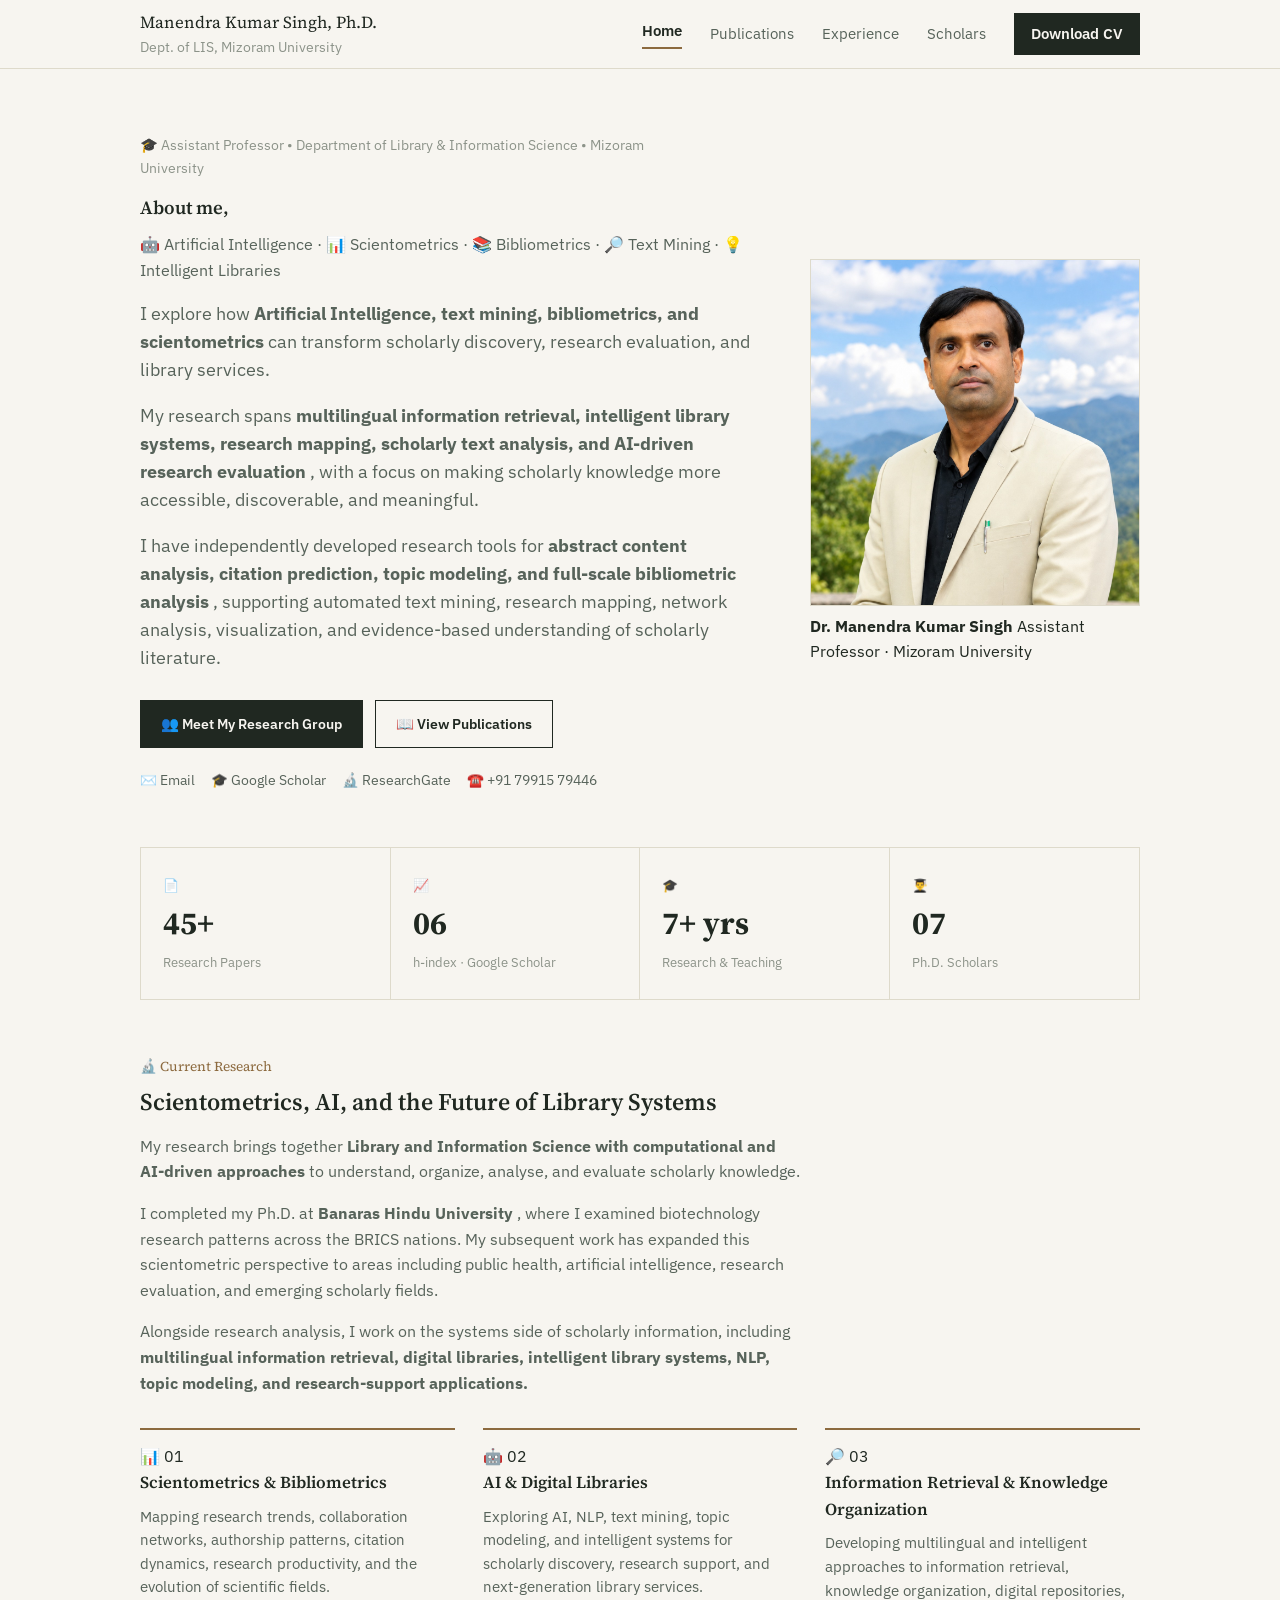
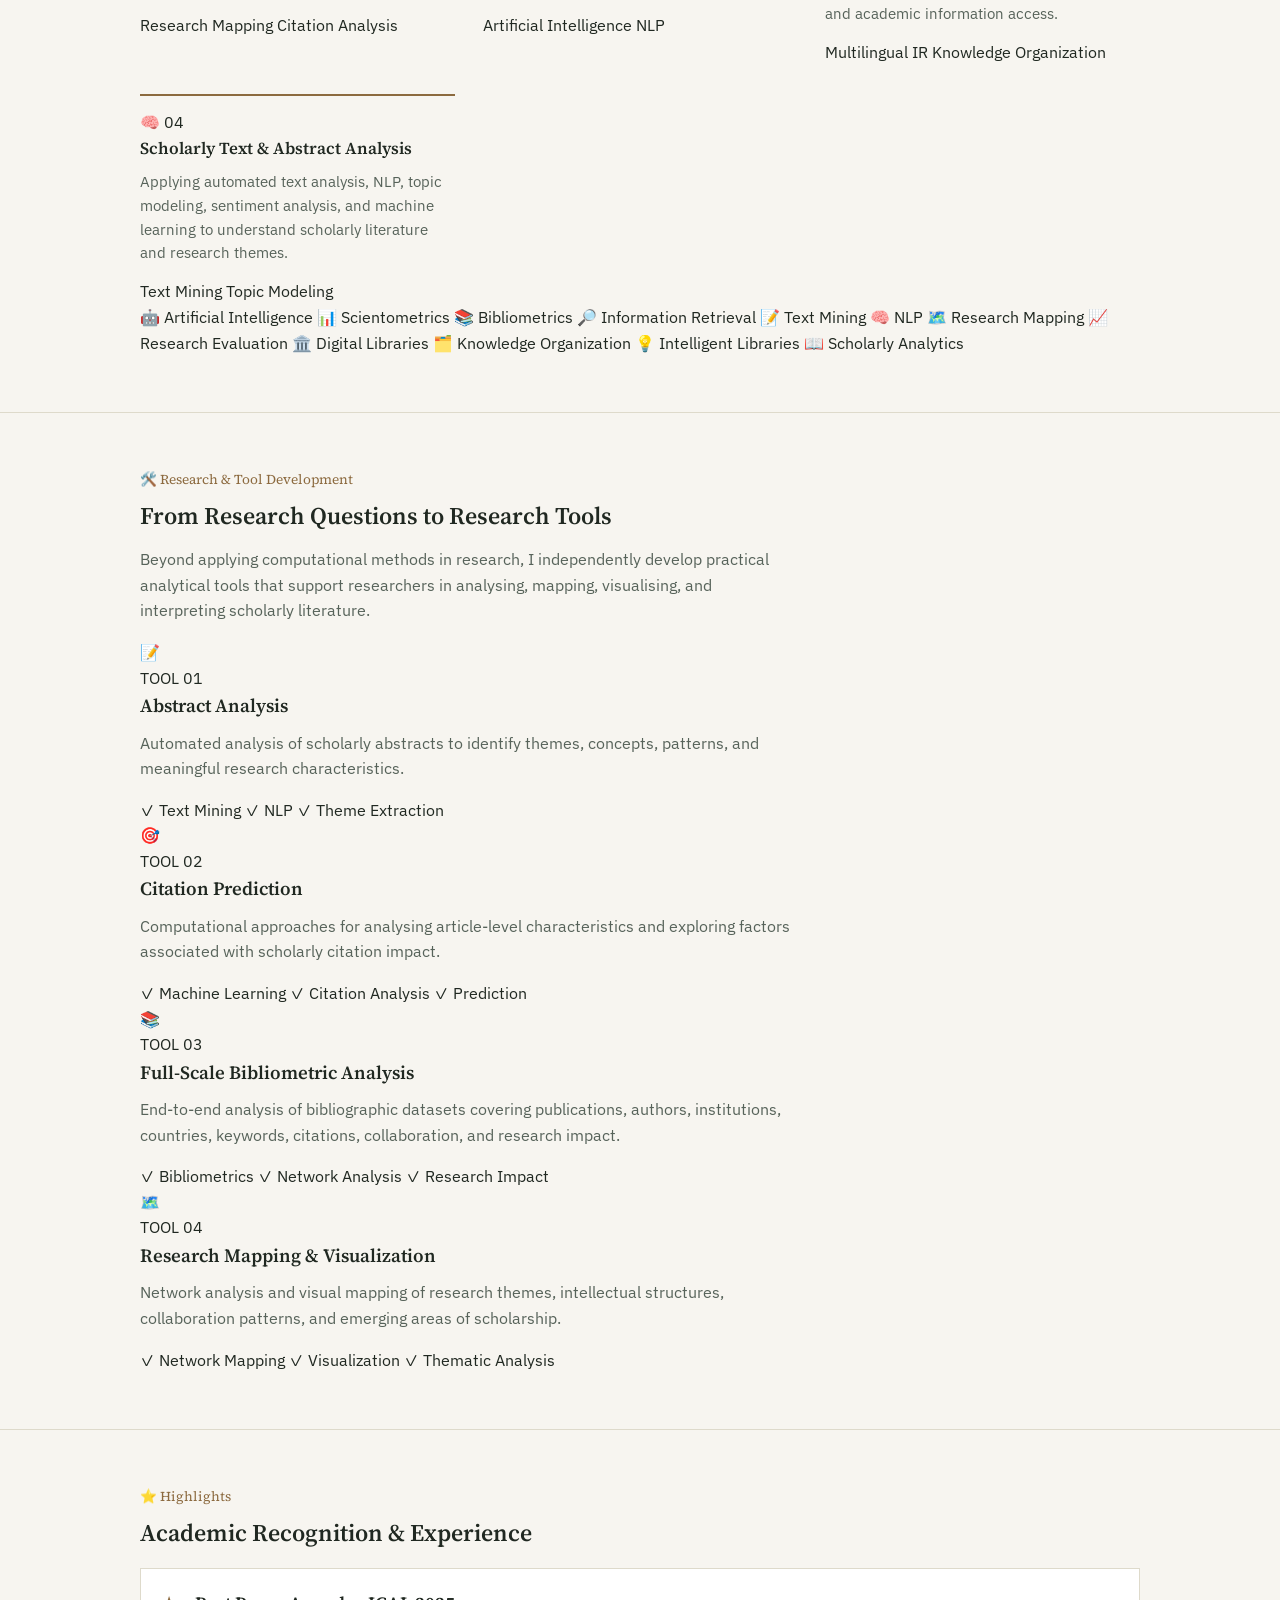
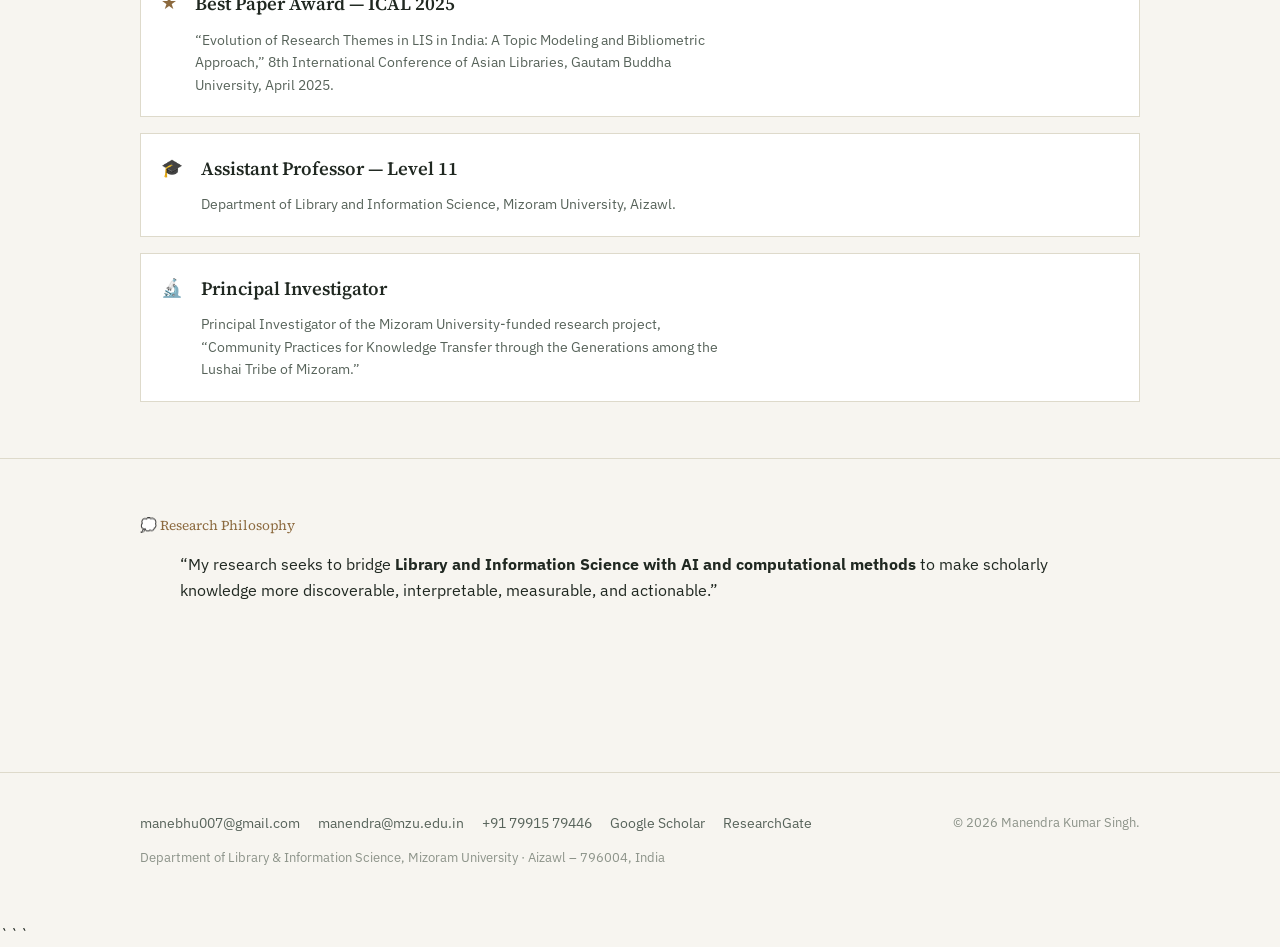
<file: index.html>
<!DOCTYPE html>
<html lang="en">
<head>
  <meta charset="UTF-8">
  <meta name="viewport" content="width=device-width, initial-scale=1.0">
  <title>
    Manendra Kumar Singh, Ph.D. | Assistant Professor | Mizoram University
  </title>
  <meta
    name="description"
    content="Dr. Manendra Kumar Singh, Assistant Professor, Department of Library and Information Science, Mizoram University. Research in Artificial Intelligence, Scientometrics, Bibliometrics, Text Mining, Information Retrieval, Digital Libraries, and Intelligent Library Systems."
  >
  <meta name="author" content="Manendra Kumar Singh">

  <!-- =====================================================
       GOOGLE FONTS
  ====================================================== -->

  <link rel="preconnect" href="https://fonts.googleapis.com">
  <link rel="preconnect" href="https://fonts.gstatic.com" crossorigin>

  <link
    href="https://fonts.googleapis.com/css2?family=Source+Serif+4:opsz,wght@8..60,400;8..60,600;8..60,700&family=IBM+Plex+Sans:wght@400;500;600;700&display=swap"
    rel="stylesheet"
  >

  <!-- Main CSS -->
  <link rel="stylesheet" href="style.css">

</head>


<body data-page="home">


  <!-- =====================================================
       NAVIGATION
  ====================================================== -->

  <div id="site-nav" class="site-nav"></div>
  <main>
    <!-- =====================================================
         HERO SECTION
    ====================================================== -->
    <section class="hero">

      <div class="wrap hero-grid">
        <!-- ================= LEFT CONTENT ================= -->

        <div class="hero-content">

          <p class="hero-eyebrow">

            🎓 Assistant Professor

            <span class="dot">•</span>

            Department of Library &amp; Information Science

            <span class="dot">•</span>

            Mizoram University

          </p>

          <h3>
            About me,
      
          </h3>


          <p class="hero-subtitle">

            🤖 Artificial Intelligence
            <span>·</span>
            📊 Scientometrics
            <span>·</span>
            📚 Bibliometrics
            <span>·</span>
            🔎 Text Mining
            <span>·</span>
            💡 Intelligent Libraries

          </p>


          <!-- ================= RESEARCH PROFILE ================= -->

          <div class="research-intro">


            <p class="lede justified-text">

              I explore how
              <strong>
                Artificial Intelligence, text mining, bibliometrics,
                and scientometrics
              </strong>
              can transform scholarly discovery, research evaluation,
              and library services.

            </p>


            <p class="lede justified-text">

              My research spans
              <strong>
                multilingual information retrieval, intelligent library
                systems, research mapping, scholarly text analysis,
                and AI-driven research evaluation
              </strong>,
              with a focus on making scholarly knowledge more accessible,
              discoverable, and meaningful.

            </p>


            <p class="lede justified-text">

              I have independently developed research tools for
              <strong>
                abstract content analysis, citation prediction,
                topic modeling, and full-scale bibliometric analysis
              </strong>,
              supporting automated text mining, research mapping,
              network analysis, visualization, and evidence-based
              understanding of scholarly literature.

            </p>

          </div>


          <!-- ================= ACTION BUTTONS ================= -->

          <div class="hero-actions">


            <a
              class="btn btn-solid"
              href="scholars.html"
            >
              👥 Meet My Research Group
            </a>


            <a
              class="btn btn-outline"
              href="publications.html"
            >
              📖 View Publications
            </a>


          </div>


          <!-- ================= ACADEMIC LINKS ================= -->

          <div class="icon-row">


            <a href="mailto:manebhu007@gmail.com">
              ✉️ Email
            </a>


            <a
              href="https://scholar.google.com/citations?user=_sbBBhIAAAAJ&hl=en"
              target="_blank"
              rel="noopener noreferrer"
            >
              🎓 Google Scholar
            </a>


            <a
              href="https://www.researchgate.net/profile/Manendra-Singh-5/research"
              target="_blank"
              rel="noopener noreferrer"
            >
              🔬 ResearchGate
            </a>


            <a href="tel:+917991579446">
              ☎️ +91 79915 79446
            </a>


          </div>


        </div>


        <!-- ================= PROFILE IMAGE ================= -->

        <div class="hero-image">


          <div class="photo-frame">

            <img
              class="hero-photo"
              src="assets/professor-photo.jpeg"
              alt="Dr. Manendra Kumar Singh, Assistant Professor at Mizoram University"
            >

          </div>


          <div class="photo-caption">

            <strong>
              Dr. Manendra Kumar Singh
            </strong>

            <span>
              Assistant Professor · Mizoram University
            </span>

          </div>


        </div>


      </div>


      <!-- =====================================================
           RESEARCH STATISTICS
      ====================================================== -->

      <div class="wrap">

        <div class="stat-strip">


          <div class="stat">

            <span class="stat-icon">
              📄
            </span>

            <b>
              45+
            </b>

            <span>
              Research Papers
            </span>

          </div>


          <div class="stat">

            <span class="stat-icon">
              📈
            </span>

            <b>
              06
            </b>

            <span>
              h-index · Google Scholar
            </span>

          </div>


          <div class="stat">

            <span class="stat-icon">
              🎓
            </span>

            <b>
              7+ yrs
            </b>

            <span>
              Research &amp; Teaching
            </span>

          </div>


          <div class="stat">

            <span class="stat-icon">
              👨‍🎓
            </span>

            <b>
              07
            </b>

            <span>
              Ph.D. Scholars
            </span>

          </div>


        </div>

      </div>


    </section>



    <!-- =====================================================
         CURRENT RESEARCH
    ====================================================== -->

    <section class="research-section">


      <div class="wrap">


        <p class="section-label">
          🔬 Current Research
        </p>


        <h2>
          Scientometrics, AI, and the Future of Library Systems
        </h2>


        <div class="section-intro">


          <p class="lede justified-text">

            My research brings together
            <strong>
              Library and Information Science with computational
              and AI-driven approaches
            </strong>
            to understand, organize, analyse, and evaluate
            scholarly knowledge.

          </p>


          <p class="lede justified-text">

            I completed my Ph.D. at
            <strong>
              Banaras Hindu University
            </strong>,
            where I examined biotechnology research patterns
            across the BRICS nations. My subsequent work has
            expanded this scientometric perspective to areas
            including public health, artificial intelligence,
            research evaluation, and emerging scholarly fields.

          </p>


          <p class="lede justified-text">

            Alongside research analysis, I work on the systems
            side of scholarly information, including
            <strong>
              multilingual information retrieval, digital libraries,
              intelligent library systems, NLP, topic modeling,
              and research-support applications.
            </strong>

          </p>


        </div>



        <!-- =====================================================
             RESEARCH AREAS
        ====================================================== -->

        <div class="research-grid">


          <!-- CARD 01 -->

          <article class="research-card">


            <div class="card-top">

              <span class="research-icon">
                📊
              </span>

              <span class="research-number">
                01
              </span>

            </div>


            <h3>
              Scientometrics &amp; Bibliometrics
            </h3>


            <p class="justified-text">

              Mapping research trends, collaboration networks,
              authorship patterns, citation dynamics, research
              productivity, and the evolution of scientific fields.

            </p>


            <div class="card-tags">

              <span>
                Research Mapping
              </span>

              <span>
                Citation Analysis
              </span>

            </div>


          </article>



          <!-- CARD 02 -->

          <article class="research-card">


            <div class="card-top">

              <span class="research-icon">
                🤖
              </span>

              <span class="research-number">
                02
              </span>

            </div>


            <h3>
              AI &amp; Digital Libraries
            </h3>


            <p class="justified-text">

              Exploring AI, NLP, text mining, topic modeling,
              and intelligent systems for scholarly discovery,
              research support, and next-generation library services.

            </p>


            <div class="card-tags">

              <span>
                Artificial Intelligence
              </span>

              <span>
                NLP
              </span>

            </div>


          </article>



          <!-- CARD 03 -->

          <article class="research-card">


            <div class="card-top">

              <span class="research-icon">
                🔎
              </span>

              <span class="research-number">
                03
              </span>

            </div>


            <h3>
              Information Retrieval &amp; Knowledge Organization
            </h3>


            <p class="justified-text">

              Developing multilingual and intelligent approaches
              to information retrieval, knowledge organization,
              digital repositories, and academic information access.

            </p>


            <div class="card-tags">

              <span>
                Multilingual IR
              </span>

              <span>
                Knowledge Organization
              </span>

            </div>


          </article>



          <!-- CARD 04 -->

          <article class="research-card">


            <div class="card-top">

              <span class="research-icon">
                🧠
              </span>

              <span class="research-number">
                04
              </span>

            </div>


            <h3>
              Scholarly Text &amp; Abstract Analysis
            </h3>


            <p class="justified-text">

              Applying automated text analysis, NLP, topic modeling,
              sentiment analysis, and machine learning to understand
              scholarly literature and research themes.

            </p>


            <div class="card-tags">

              <span>
                Text Mining
              </span>

              <span>
                Topic Modeling
              </span>

            </div>


          </article>


        </div>



        <!-- =====================================================
             RESEARCH KEYWORDS
        ====================================================== -->

        <div class="research-keywords">


          <span>
            🤖 Artificial Intelligence
          </span>

          <span>
            📊 Scientometrics
          </span>

          <span>
            📚 Bibliometrics
          </span>

          <span>
            🔎 Information Retrieval
          </span>

          <span>
            📝 Text Mining
          </span>

          <span>
            🧠 NLP
          </span>

          <span>
            🗺️ Research Mapping
          </span>

          <span>
            📈 Research Evaluation
          </span>

          <span>
            🏛️ Digital Libraries
          </span>

          <span>
            🗂️ Knowledge Organization
          </span>

          <span>
            💡 Intelligent Libraries
          </span>

          <span>
            📖 Scholarly Analytics
          </span>


        </div>


      </div>


    </section>



    <!-- =====================================================
         RESEARCH TOOLS
    ====================================================== -->

    <section class="tools-section">


      <div class="wrap">


        <div class="section-heading">


          <p class="section-label">
            🛠️ Research &amp; Tool Development
          </p>


          <h2>
            From Research Questions to
            <span>
              Research Tools
            </span>
          </h2>


          <p class="section-intro justified-text">

            Beyond applying computational methods in research,
            I independently develop practical analytical tools
            that support researchers in analysing, mapping,
            visualising, and interpreting scholarly literature.

          </p>


        </div>



        <!-- =====================================================
             TOOL GRID
        ====================================================== -->

        <div class="tools-grid">


          <!-- TOOL 01 -->

          <article class="tool-card">


            <div class="tool-icon">
              📝
            </div>


            <div class="tool-content">


              <span class="tool-label">
                TOOL 01
              </span>


              <h3>
                Abstract Analysis
              </h3>


              <p class="justified-text">

                Automated analysis of scholarly abstracts to
                identify themes, concepts, patterns, and
                meaningful research characteristics.

              </p>


              <div class="tool-features">

                <span>✓ Text Mining</span>
                <span>✓ NLP</span>
                <span>✓ Theme Extraction</span>

              </div>


            </div>


          </article>



          <!-- TOOL 02 -->

          <article class="tool-card">


            <div class="tool-icon">
              🎯
            </div>


            <div class="tool-content">


              <span class="tool-label">
                TOOL 02
              </span>


              <h3>
                Citation Prediction
              </h3>


              <p class="justified-text">

                Computational approaches for analysing
                article-level characteristics and exploring
                factors associated with scholarly citation impact.

              </p>


              <div class="tool-features">

                <span>✓ Machine Learning</span>
                <span>✓ Citation Analysis</span>
                <span>✓ Prediction</span>

              </div>


            </div>


          </article>



          <!-- TOOL 03 -->

          <article class="tool-card">


            <div class="tool-icon">
              📚
            </div>


            <div class="tool-content">


              <span class="tool-label">
                TOOL 03
              </span>


              <h3>
                Full-Scale Bibliometric Analysis
              </h3>


              <p class="justified-text">

                End-to-end analysis of bibliographic datasets
                covering publications, authors, institutions,
                countries, keywords, citations, collaboration,
                and research impact.

              </p>


              <div class="tool-features">

                <span>✓ Bibliometrics</span>
                <span>✓ Network Analysis</span>
                <span>✓ Research Impact</span>

              </div>


            </div>


          </article>



          <!-- TOOL 04 -->

          <article class="tool-card">


            <div class="tool-icon">
              🗺️
            </div>


            <div class="tool-content">


              <span class="tool-label">
                TOOL 04
              </span>


              <h3>
                Research Mapping &amp; Visualization
              </h3>


              <p class="justified-text">

                Network analysis and visual mapping of research
                themes, intellectual structures, collaboration
                patterns, and emerging areas of scholarship.

              </p>


              <div class="tool-features">

                <span>✓ Network Mapping</span>
                <span>✓ Visualization</span>
                <span>✓ Thematic Analysis</span>

              </div>


            </div>


          </article>


        </div>


      </div>


    </section>



    <!-- =====================================================
         ACADEMIC HIGHLIGHTS
    ====================================================== -->

    <section class="highlights-section">


      <div class="wrap">


        <p class="section-label">
          ⭐ Highlights
        </p>


        <h2>
          Academic Recognition &amp; Experience
        </h2>



        <div class="highlight-list">


          <!-- AWARD -->

          <article class="highlight-card">


            <span class="mark">
              ★
            </span>


            <div>

              <h3>
                Best Paper Award — ICAL 2025
              </h3>


              <p class="justified-text">

                “Evolution of Research Themes in LIS in India:
                A Topic Modeling and Bibliometric Approach,”
                8th International Conference of Asian Libraries,
                Gautam Buddha University, April 2025.

              </p>

            </div>


          </article>



          <!-- POSITION -->

          <article class="highlight-card">


            <span class="mark">
              🎓
            </span>


            <div>

              <h3>
                Assistant Professor — Level 11
              </h3>


              <p class="justified-text">

                Department of Library and Information Science,
                Mizoram University, Aizawl.

              </p>

            </div>


          </article>



          <!-- PROJECT -->

          <article class="highlight-card">


            <span class="mark">
              🔬
            </span>


            <div>

              <h3>
                Principal Investigator
              </h3>


              <p class="justified-text">

                Principal Investigator of the Mizoram University-funded
                research project, “Community Practices for Knowledge
                Transfer through the Generations among the Lushai Tribe
                of Mizoram.”

              </p>

            </div>


          </article>


        </div>


      </div>


    </section>



    <!-- =====================================================
         RESEARCH PHILOSOPHY
    ====================================================== -->

    <section class="philosophy-section">


      <div class="wrap philosophy">


        <p class="section-label">
          💭 Research Philosophy
        </p>


        <blockquote>

          “My research seeks to bridge
          <strong>
            Library and Information Science with AI and computational methods
          </strong>
          to make scholarly knowledge more discoverable,
          interpretable, measurable, and actionable.”

        </blockquote>


      </div>


    </section>


  </main>



  <!-- =====================================================
       FOOTER
  ====================================================== -->

  <footer id="site-footer" class="site-foot"></footer>


  <!-- JavaScript -->

  <script src="script.js"></script>


</body>

</html>
```
</file>
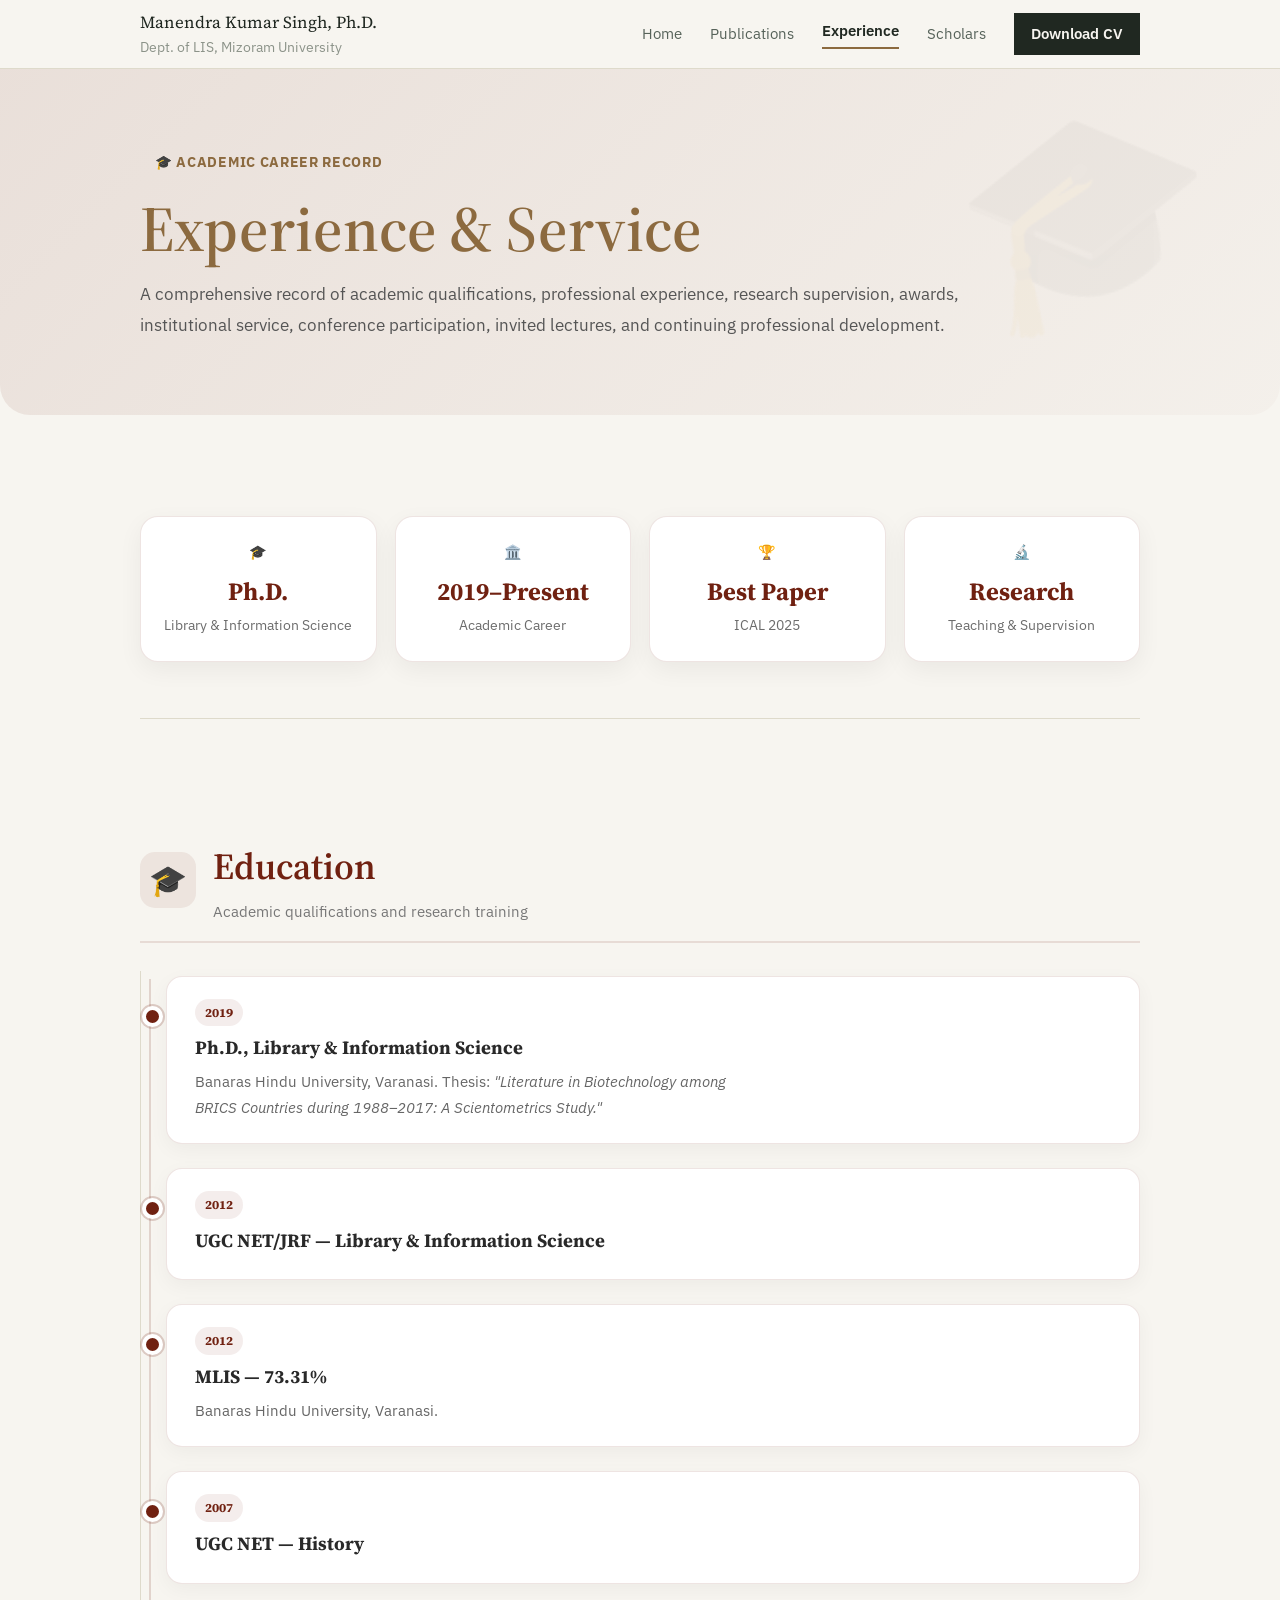
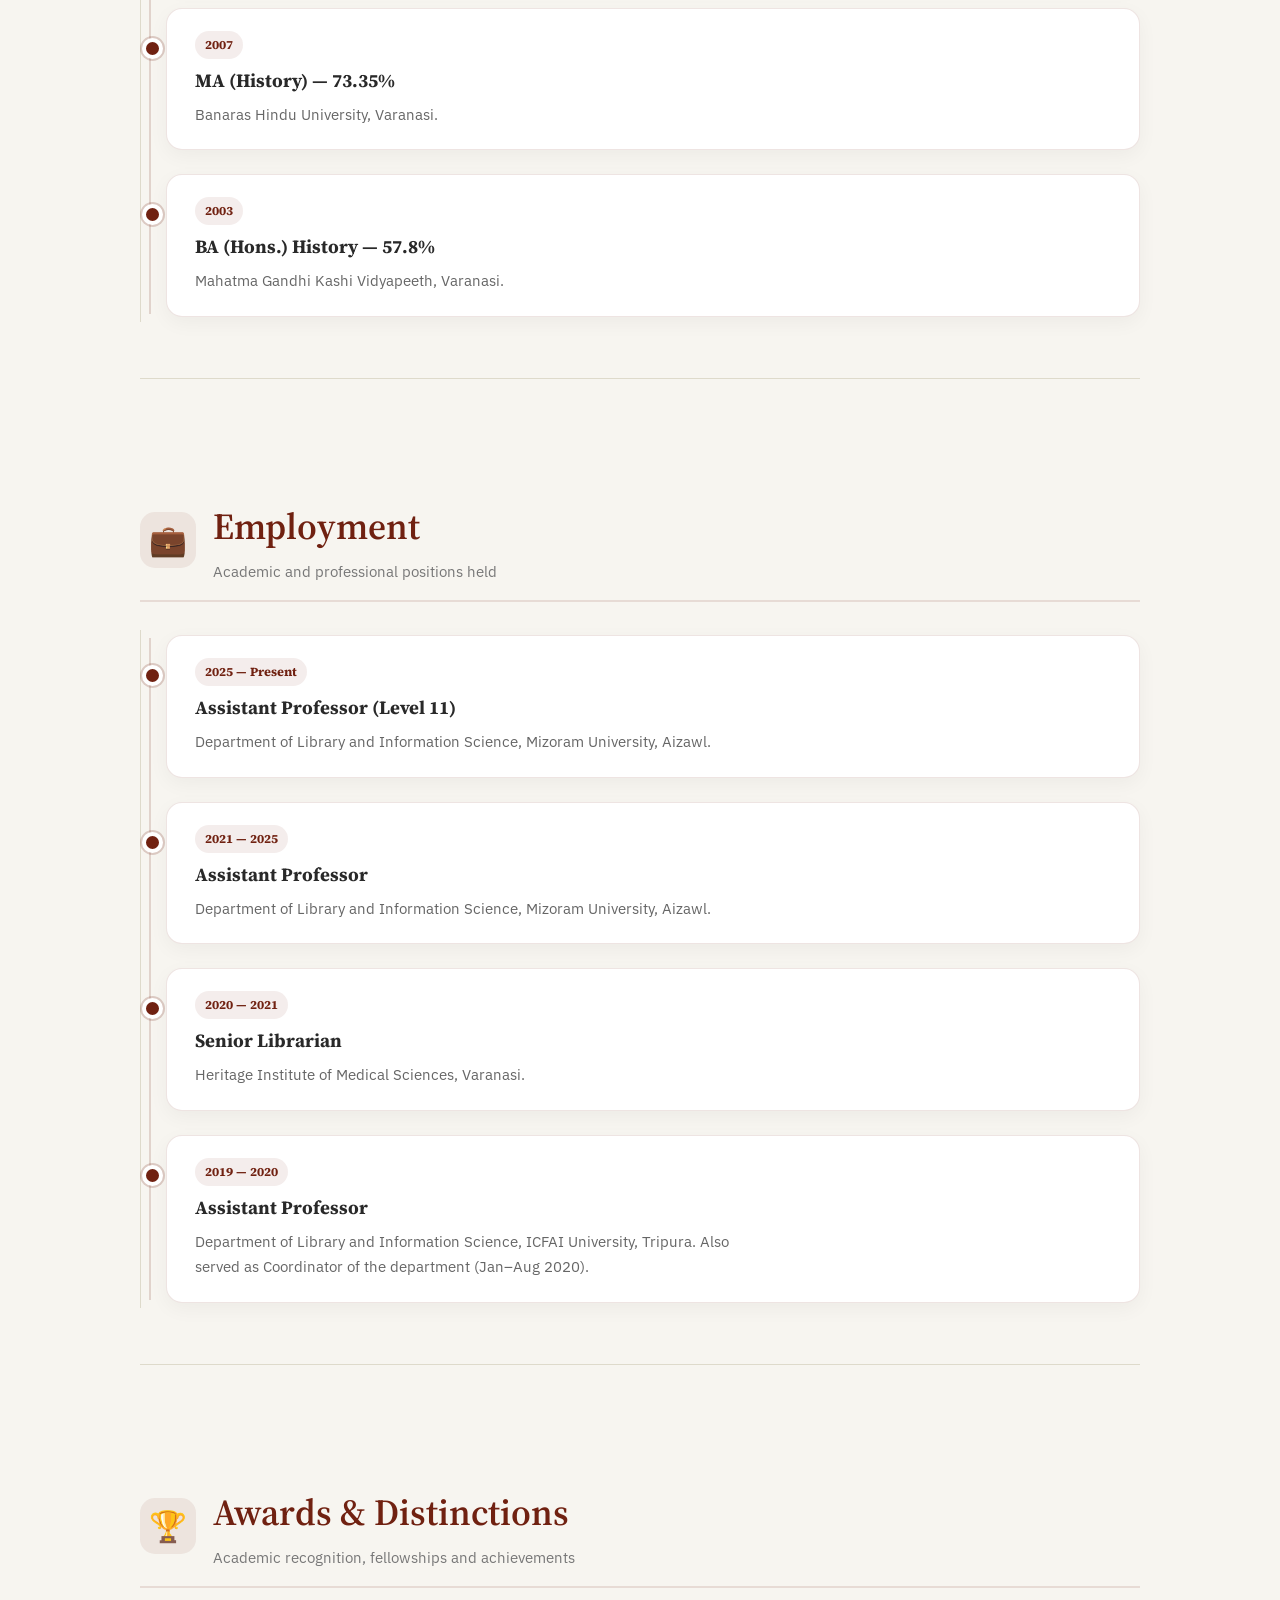
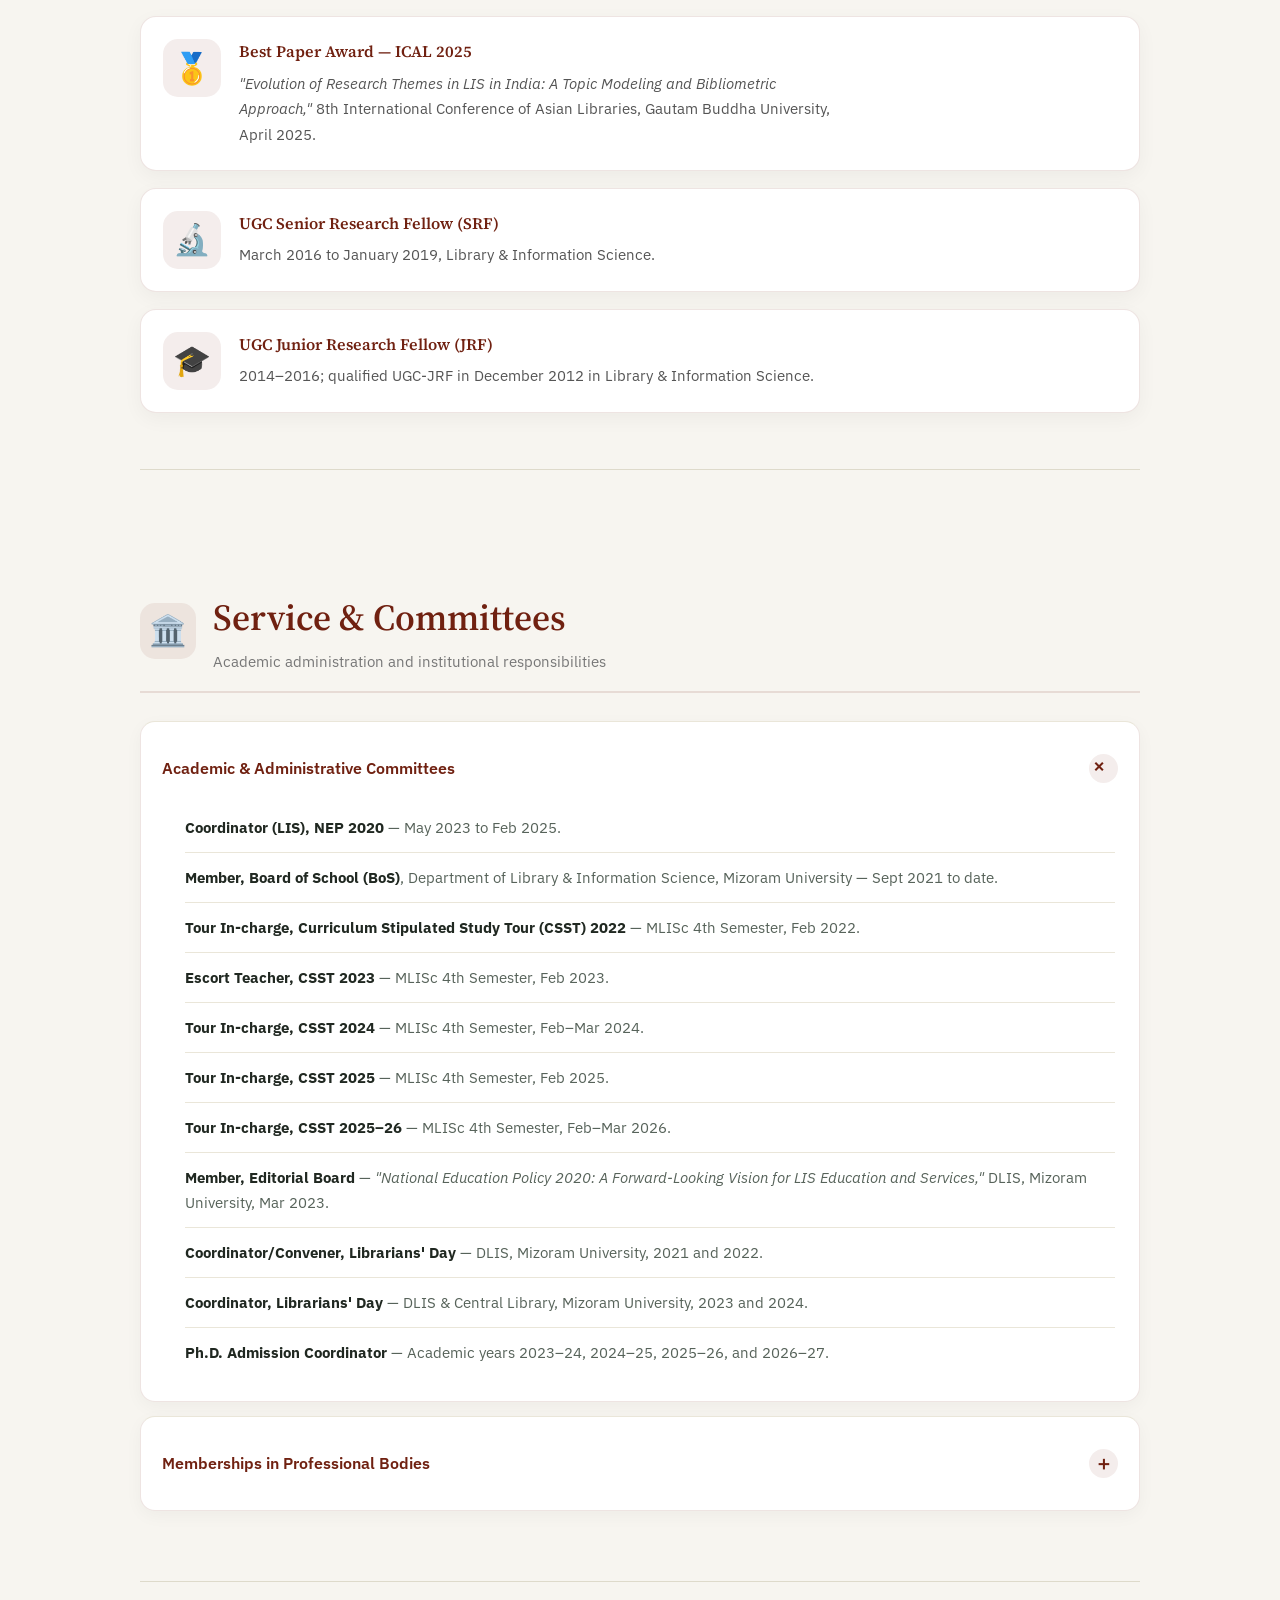
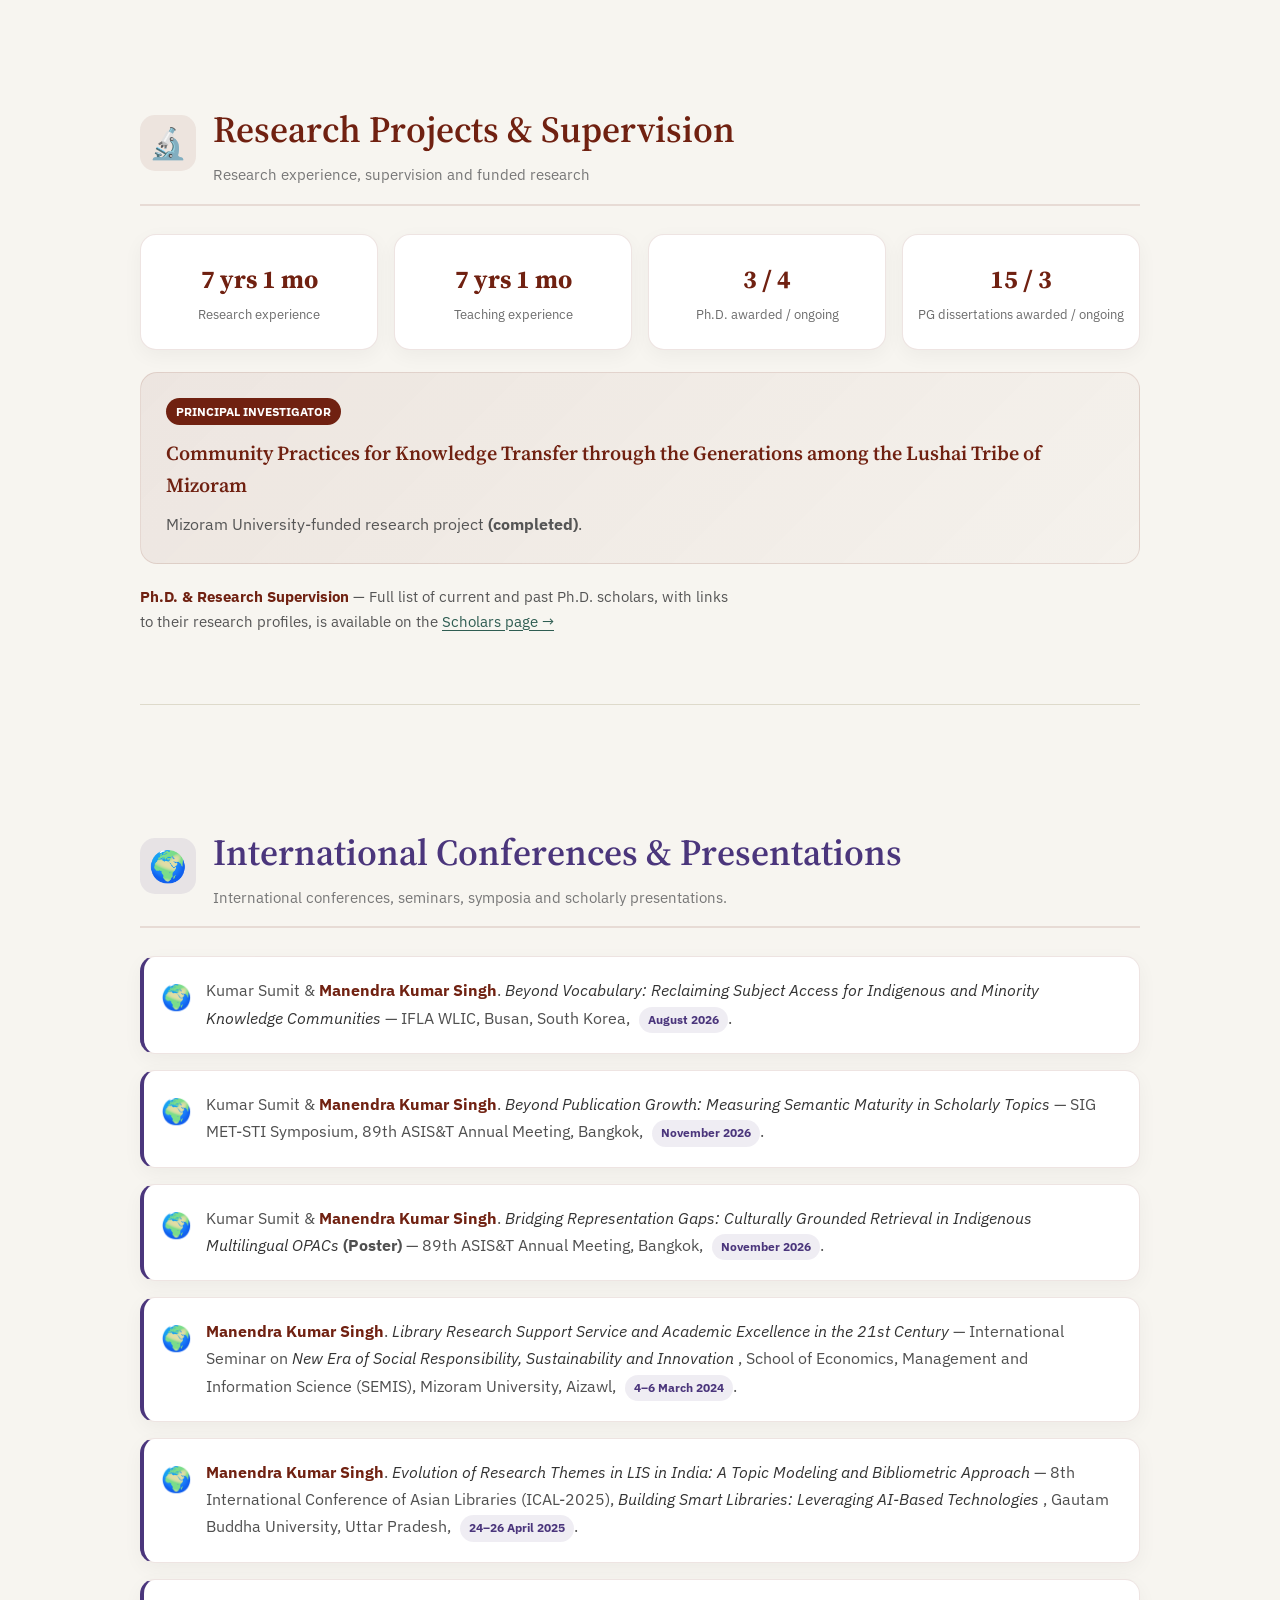
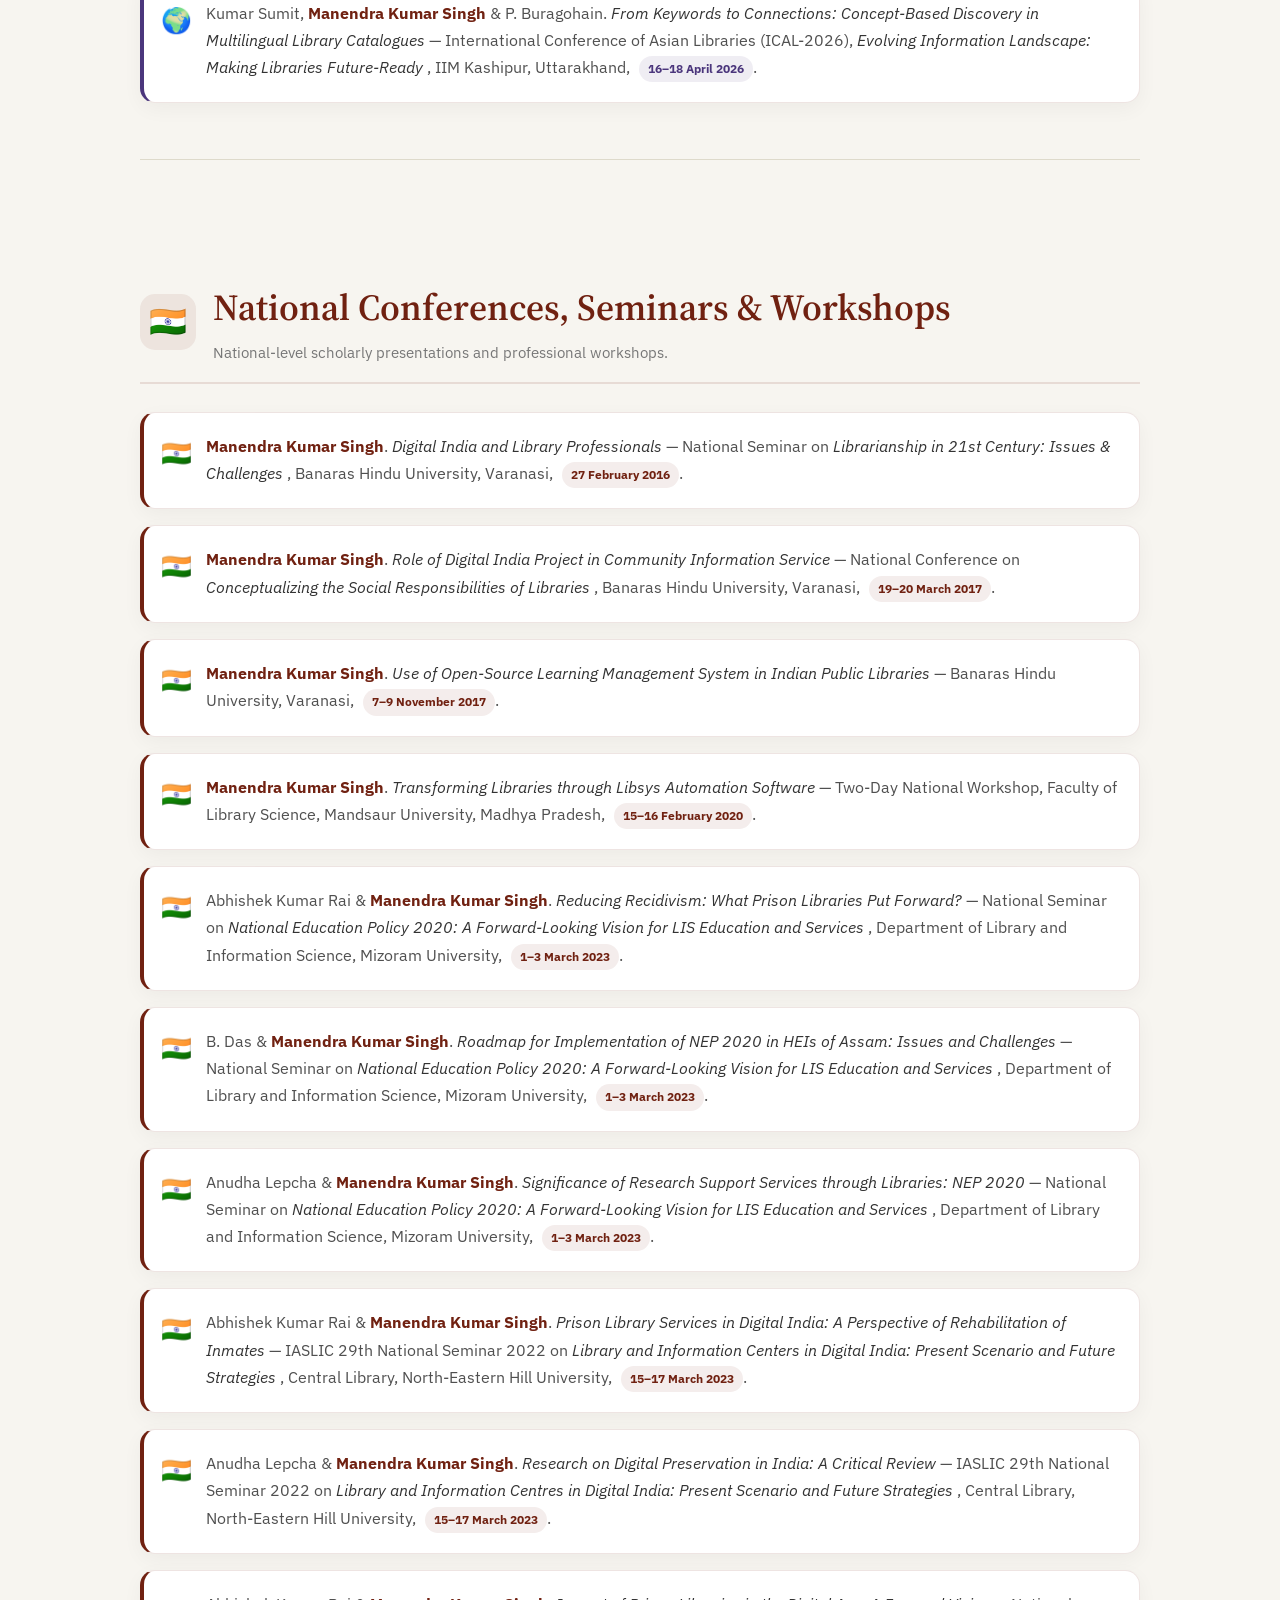
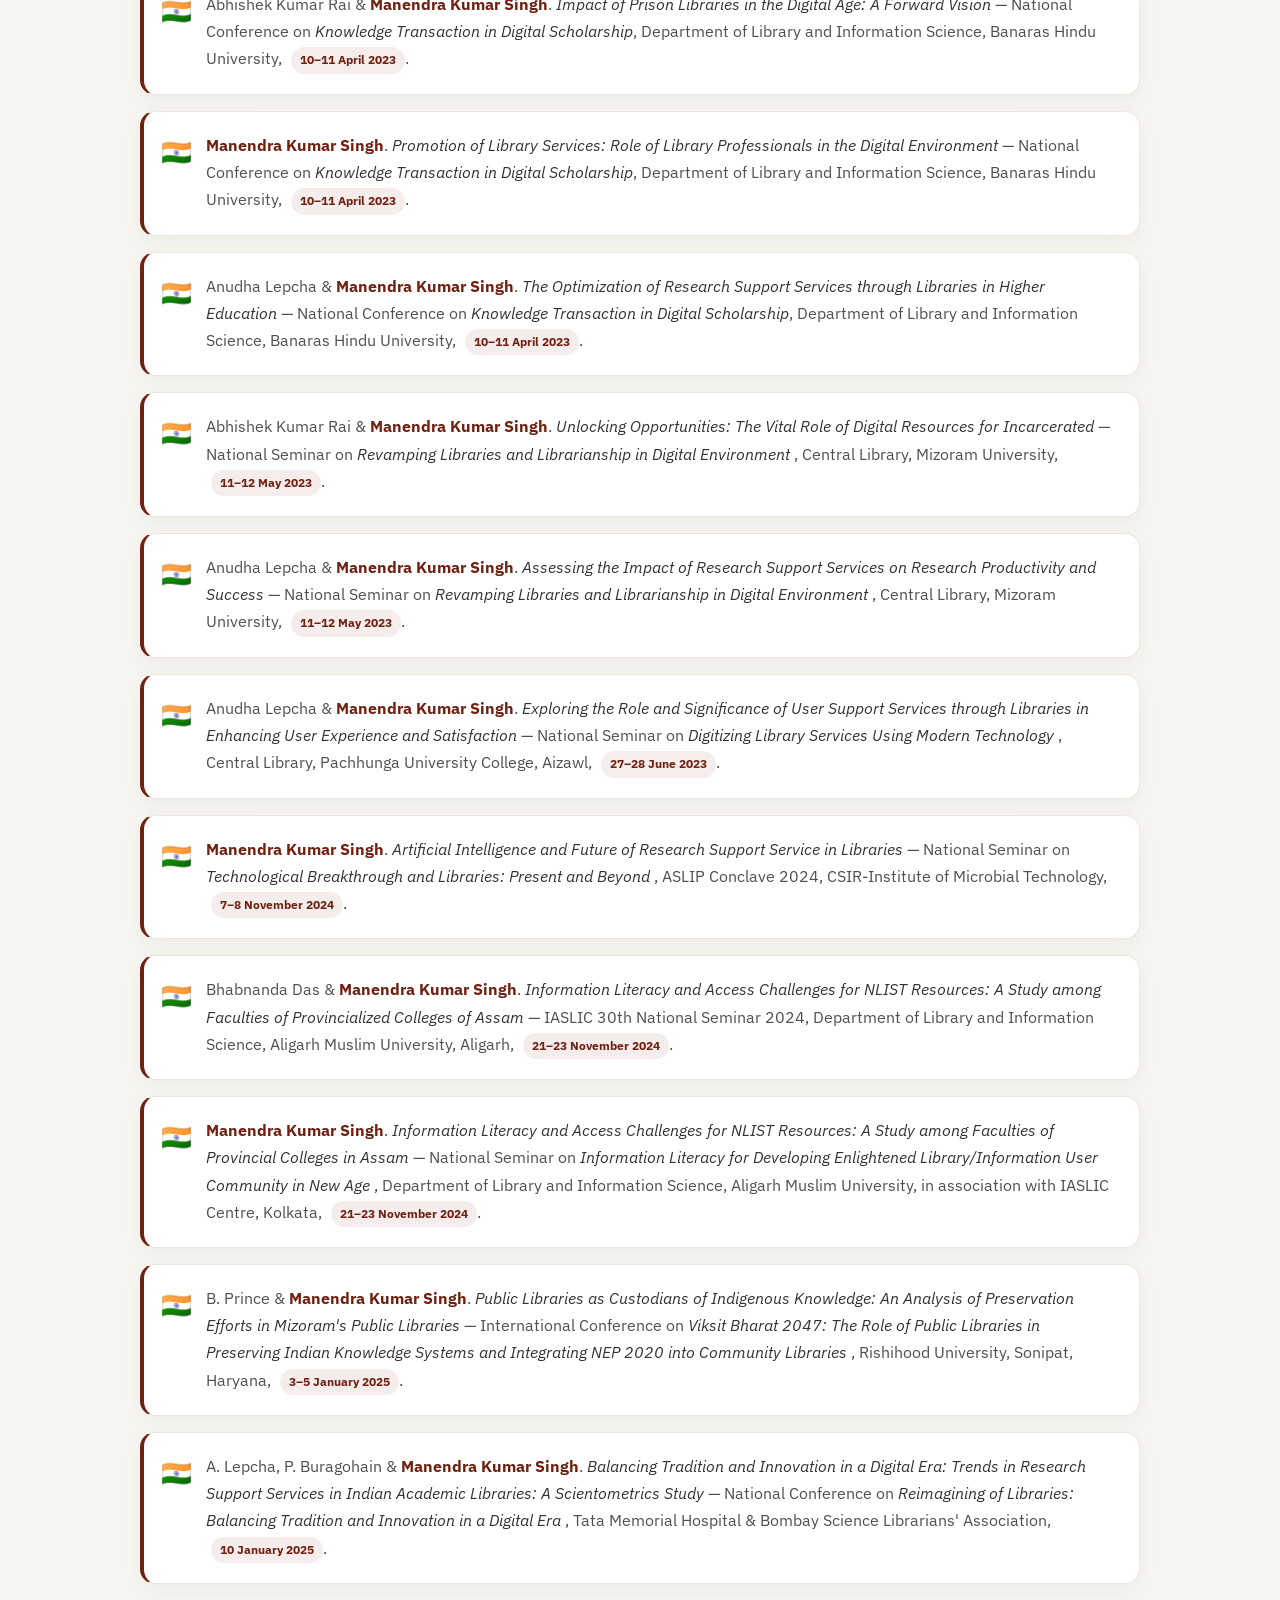
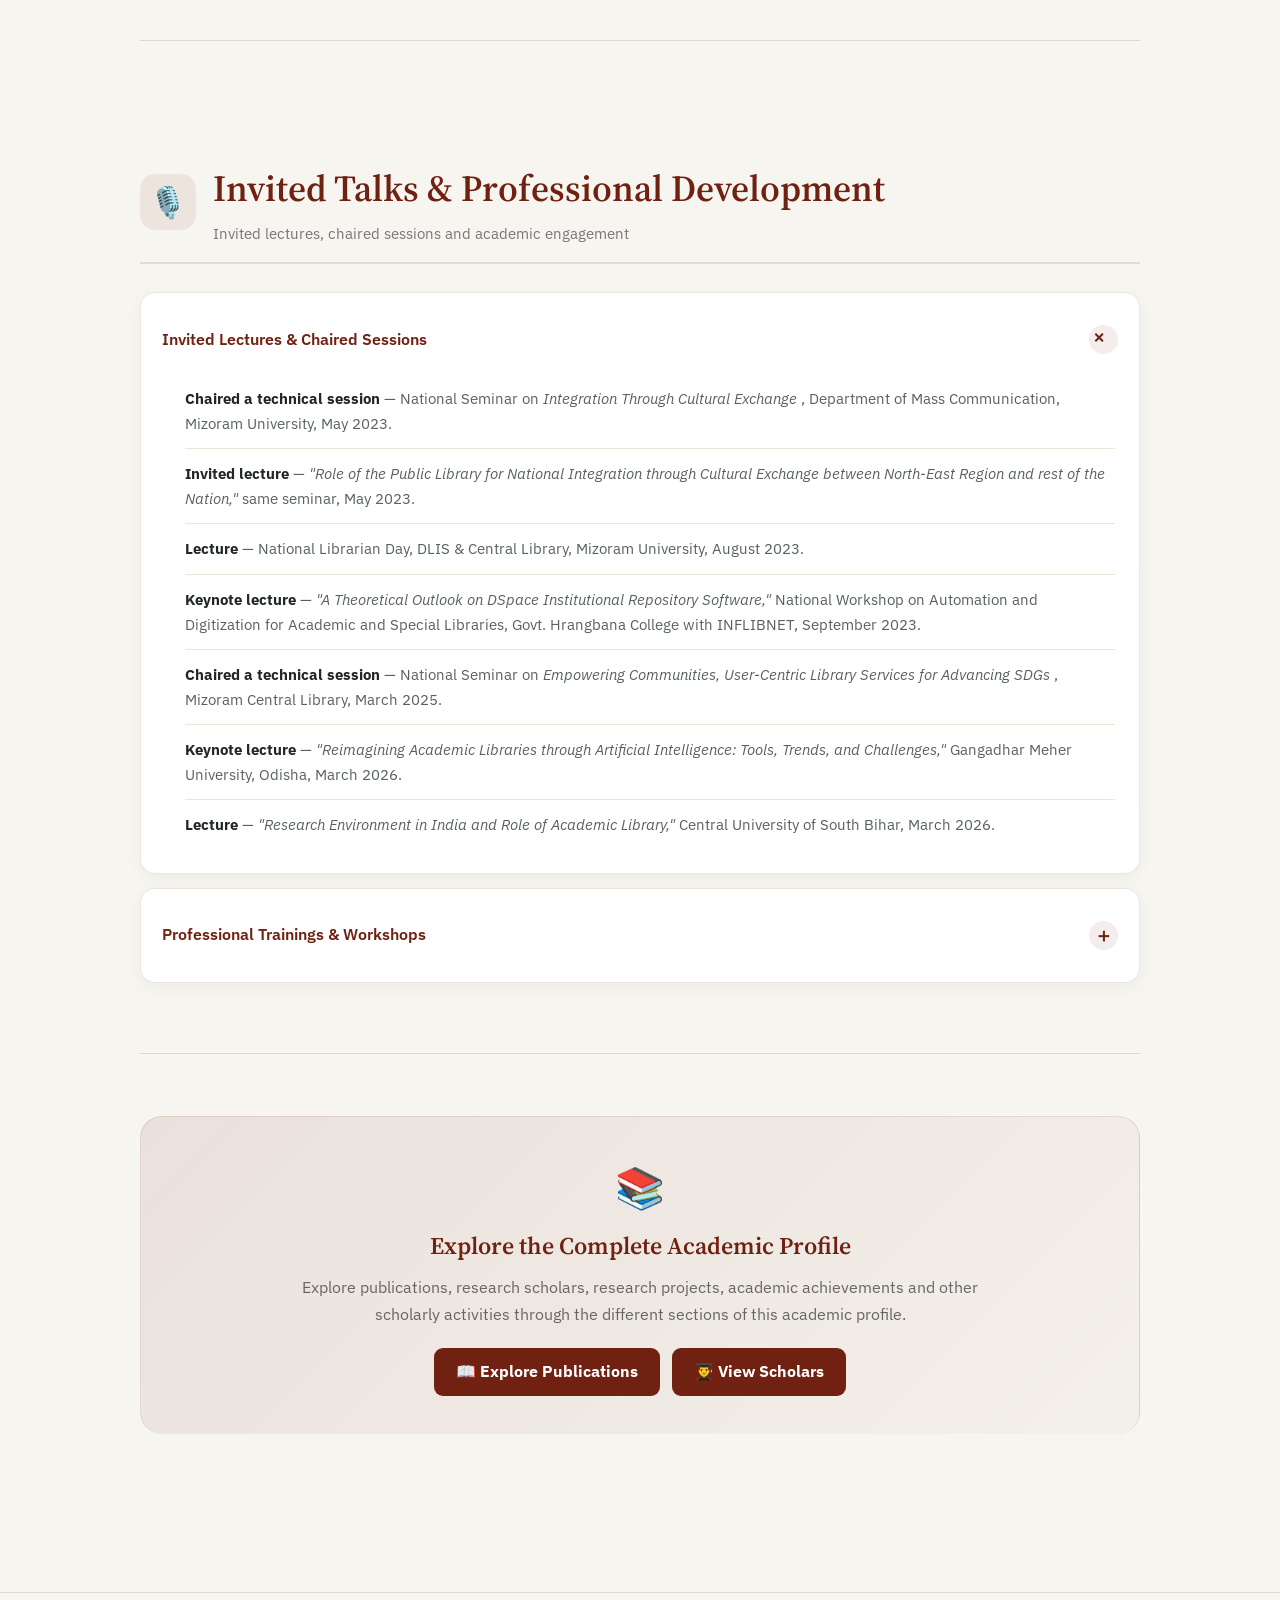
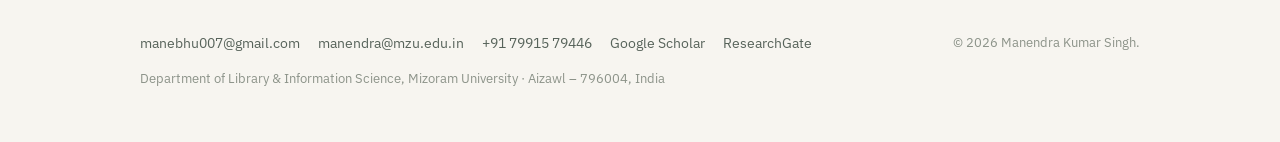
<file: experience.html>
<!DOCTYPE html>
<html lang="en">
<head>
<meta charset="UTF-8">
<meta name="viewport" content="width=device-width, initial-scale=1.0">

<title>Experience & Service — Manendra Kumar Singh, Ph.D.</title>

<meta name="description"
content="Academic experience, education, employment, awards, research projects, supervision, professional service, invited lectures, conferences, seminars and professional development of Dr. Manendra Kumar Singh.">

<link rel="preconnect" href="https://fonts.googleapis.com">
<link rel="preconnect" href="https://fonts.gstatic.com" crossorigin>

<link href="https://fonts.googleapis.com/css2?family=Source+Serif+4:opsz,wght@8..60,400;8..60,600;8..60,700&family=IBM+Plex+Sans:wght@400;500;600;700&display=swap"
rel="stylesheet">

<link rel="stylesheet" href="style.css">


<style>

/* =========================================================
   EXPERIENCE PAGE
   ========================================================= */

.experience-page {
  --accent: #702111;
  --accent-dark: #54170d;
  --accent-light: rgba(112,33,17,.08);
  --border: rgba(112,33,17,.12);
  --muted: #6c6c6c;
  --card: #ffffff;
}


/* =========================================================
   HERO
   ========================================================= */

.experience-hero {
  position: relative;
  overflow: hidden;
  padding: 75px 25px;
  background:
    linear-gradient(
      135deg,
      rgba(112,33,17,.10),
      rgba(112,33,17,.025)
    );
  border-radius: 0 0 30px 30px;
}

.experience-hero::before {
  content: "🎓";
  position: absolute;
  right: 5%;
  top: -25px;
  font-size: 13rem;
  opacity: .035;
  transform: rotate(-8deg);
  pointer-events: none;
}

.experience-hero .wrap {
  position: relative;
  z-index: 2;
}

.experience-kicker {
  display: inline-flex;
  align-items: center;
  gap: 8px;
  padding: 7px 15px;
  margin-bottom: 14px;
  border-radius: 30px;
  background: var(--accent-light);
  color: var(--accent);
  font-size: .86rem;
  font-weight: 700;
  letter-spacing: .05em;
  text-transform: uppercase;
}

.experience-hero h1 {
  margin: 0 0 15px;
  color: var(--accent);
  font-family: "Source Serif 4", serif;
  font-size: clamp(2.4rem, 5vw, 4rem);
  line-height: 1.08;
}

.experience-hero .lede {
  max-width: 900px;
  margin: 0;
  color: #555;
  font-size: 1.08rem;
  line-height: 1.8;
}


/* =========================================================
   MAIN WRAPPER
   ========================================================= */

.experience-page main {
  padding-bottom: 70px;
}

.experience-page main > .wrap {
  width: min(1150px, 92%);
  margin: auto;
}


/* =========================================================
   QUICK PROFILE CARDS
   ========================================================= */

.profile-overview {
  display: grid;
  grid-template-columns: repeat(4, 1fr);
  gap: 18px;
  margin: 45px 0 60px;
}

.profile-card {
  position: relative;
  padding: 24px 18px;
  text-align: center;
  background: var(--card);
  border: 1px solid var(--border);
  border-radius: 18px;
  box-shadow: 0 8px 25px rgba(0,0,0,.055);
  transition: transform .25s ease, box-shadow .25s ease;
}

.profile-card:hover {
  transform: translateY(-5px);
  box-shadow: 0 15px 32px rgba(0,0,0,.10);
}

.profile-icon {
  display: block;
  margin-bottom: 8px;
  font-size: 2.3rem;
}

.profile-card strong {
  display: block;
  color: var(--accent);
  font-family: "Source Serif 4", serif;
  font-size: 1.55rem;
}

.profile-card span {
  color: var(--muted);
  font-size: .88rem;
}


/* =========================================================
   SECTION HEADINGS
   ========================================================= */

.experience-page section {
  margin-bottom: 62px;
}

.section-heading {
  display: flex;
  align-items: center;
  gap: 17px;
  margin-bottom: 28px;
  padding-bottom: 17px;
  border-bottom: 2px solid var(--border);
}

.section-icon {
  display: flex;
  align-items: center;
  justify-content: center;
  flex: 0 0 56px;
  width: 56px;
  height: 56px;
  border-radius: 15px;
  background: var(--accent-light);
  font-size: 1.9rem;
}

.section-heading h2 {
  margin: 0;
  color: var(--accent);
  font-family: "Source Serif 4", serif;
  font-size: clamp(1.7rem, 3vw, 2.3rem);
}

.section-heading p {
  margin: 4px 0 0;
  color: #777;
  font-size: .92rem;
}


/* =========================================================
   TIMELINE
   ========================================================= */

.timeline {
  position: relative;
  margin: 0;
  padding: 5px 0 5px 25px;
  list-style: none;
}

.timeline::before {
  content: "";
  position: absolute;
  left: 8px;
  top: 8px;
  bottom: 8px;
  width: 2px;
  background: rgba(112,33,17,.16);
}

.timeline li {
  position: relative;
  margin-bottom: 24px;
  padding: 22px 24px 22px 28px;
  background: #fff;
  border: 1px solid var(--border);
  border-radius: 16px;
  box-shadow: 0 6px 20px rgba(0,0,0,.045);
  transition: transform .25s ease, box-shadow .25s ease;
}

.timeline li:last-child {
  margin-bottom: 0;
}

.timeline li:hover {
  transform: translateX(4px);
  box-shadow: 0 11px 27px rgba(0,0,0,.08);
}

.timeline li::before {
  content: "";
  position: absolute;
  left: -25px;
  top: 29px;
  width: 13px;
  height: 13px;
  background: var(--accent);
  border: 4px solid #fff;
  border-radius: 50%;
  box-shadow: 0 0 0 2px rgba(112,33,17,.20);
}

.tl-year {
  display: inline-block;
  margin-bottom: 7px;
  padding: 4px 10px;
  border-radius: 20px;
  background: var(--accent-light);
  color: var(--accent);
  font-size: .78rem;
  font-weight: 700;
}

.tl-title {
  color: #292929;
  font-family: "Source Serif 4", serif;
  font-size: 1.17rem;
  font-weight: 700;
}

.tl-detail {
  margin-top: 6px;
  color: #666;
  line-height: 1.7;
  font-size: .94rem;
}


/* =========================================================
   AWARDS
   ========================================================= */

.awards-grid {
  display: grid;
  gap: 17px;
}

.award-card {
  display: grid;
  grid-template-columns: 58px 1fr;
  gap: 18px;
  padding: 22px;
  background: #fff;
  border: 1px solid var(--border);
  border-radius: 16px;
  box-shadow: 0 6px 20px rgba(0,0,0,.045);
}

.award-icon {
  display: flex;
  align-items: center;
  justify-content: center;
  width: 58px;
  height: 58px;
  border-radius: 15px;
  background: var(--accent-light);
  font-size: 1.9rem;
}

.award-card h3 {
  margin: 0 0 6px;
  color: var(--accent);
  font-size: 1rem;
}

.award-card p {
  margin: 0;
  color: #555;
  line-height: 1.7;
  font-size: .94rem;
}


/* =========================================================
   DETAILS / ACCORDION
   ========================================================= */

.simple {
  margin-bottom: 14px;
  background: #fff;
  border: 1px solid var(--border);
  border-radius: 15px;
  box-shadow: 0 5px 17px rgba(0,0,0,.04);
  overflow: hidden;
}

.simple summary {
  display: flex;
  align-items: center;
  justify-content: space-between;
  gap: 15px;
  padding: 18px 21px;
  cursor: pointer;
  color: var(--accent);
  font-weight: 700;
  list-style: none;
}

.simple summary::-webkit-details-marker {
  display: none;
}

.summary-toggle {
  display: inline-flex;
  align-items: center;
  justify-content: center;
  width: 29px;
  height: 29px;
  border-radius: 50%;
  background: var(--accent-light);
  color: var(--accent);
  font-size: 1.2rem;
  transition: transform .25s ease;
}

.simple[open] .summary-toggle {
  transform: rotate(45deg);
}

.simple ul {
  margin: 0;
  padding: 0 24px 22px 44px;
}

.simple li {
  margin-bottom: 11px;
  color: #555;
  line-height: 1.7;
  font-size: .94rem;
}

.simple li:last-child {
  margin-bottom: 0;
}

.simple li::marker {
  color: var(--accent);
}


/* =========================================================
   MEMBERSHIP CARDS
   ========================================================= */

.membership-grid {
  display: grid;
  grid-template-columns: repeat(2, 1fr);
  gap: 18px;
}

.membership-card {
  padding: 22px;
  background: #fff;
  border: 1px solid var(--border);
  border-radius: 16px;
  box-shadow: 0 6px 20px rgba(0,0,0,.045);
}

.membership-card .membership-icon {
  font-size: 2rem;
}

.membership-card h3 {
  margin: 10px 0 5px;
  color: var(--accent);
  font-family: "Source Serif 4", serif;
}

.membership-card p {
  margin: 0;
  color: #666;
  line-height: 1.6;
}


/* =========================================================
   RESEARCH & SUPERVISION
   ========================================================= */

.stat-grid {
  display: grid;
  grid-template-columns: repeat(4, 1fr);
  gap: 16px;
}

.stat-card {
  padding: 24px 15px;
  text-align: center;
  background: #fff;
  border: 1px solid var(--border);
  border-radius: 16px;
  box-shadow: 0 6px 20px rgba(0,0,0,.045);
}

.stat-card b {
  display: block;
  color: var(--accent);
  font-family: "Source Serif 4", serif;
  font-size: 1.6rem;
}

.stat-card span {
  display: block;
  margin-top: 4px;
  color: #6c6c6c;
  font-size: .84rem;
}

.project-card {
  margin-top: 22px;
  padding: 25px;
  background:
    linear-gradient(
      135deg,
      rgba(112,33,17,.07),
      rgba(112,33,17,.015)
    );
  border: 1px solid var(--border);
  border-radius: 17px;
}

.project-label {
  display: inline-block;
  margin-bottom: 8px;
  padding: 4px 10px;
  border-radius: 20px;
  background: var(--accent);
  color: #fff;
  font-size: .75rem;
  font-weight: 700;
  text-transform: uppercase;
}

.project-card h3 {
  margin: 4px 0 9px;
  color: var(--accent);
  font-family: "Source Serif 4", serif;
  font-size: 1.25rem;
}

.project-card p {
  margin: 0;
  color: #555;
  line-height: 1.75;
}


/* =========================================================
   CONFERENCE / PRESENTATION CARDS
   ========================================================= */

.presentation-list {
  display: grid;
  gap: 16px;
  padding: 0;
  margin: 0;
  list-style: none;
}

.presentation-list li {
  position: relative;
  padding: 20px 22px 20px 62px;
  background: #fff;
  border: 1px solid var(--border);
  border-left: 4px solid var(--accent);
  border-radius: 15px;
  box-shadow: 0 6px 20px rgba(0,0,0,.045);
  color: #505050;
  line-height: 1.7;
  transition: transform .2s ease, box-shadow .2s ease;
}

.presentation-list li:hover {
  transform: translateY(-3px);
  box-shadow: 0 11px 27px rgba(0,0,0,.08);
}

.presentation-list li::before {
  content: "🎤";
  position: absolute;
  left: 17px;
  top: 19px;
  font-size: 1.55rem;
}

.presentation-list strong {
  color: var(--accent);
}

.presentation-list em {
  color: #333;
}

.presentation-year {
  display: inline-block;
  margin-left: 5px;
  padding: 3px 9px;
  border-radius: 20px;
  background: var(--accent-light);
  color: var(--accent);
  font-size: .75rem;
  font-weight: 700;
}


/* =========================================================
   INTERNATIONAL SECTION
   ========================================================= */

.international-section {
  margin-top: 5px;
}

.international-section .section-icon {
  background: rgba(70,52,120,.09);
}

.international-section .section-heading h2 {
  color: #4b367c;
}

.international-section .presentation-list li {
  border-left-color: #4b367c;
}

.international-section .presentation-list li::before {
  content: "🌍";
}

.international-section .presentation-year {
  color: #4b367c;
  background: rgba(75,54,124,.09);
}


/* =========================================================
   NATIONAL SECTION
   ========================================================= */

.national-section .presentation-list li::before {
  content: "🇮🇳";
}


/* =========================================================
   CTA
   ========================================================= */

.experience-cta {
  padding: 38px 28px;
  text-align: center;
  background:
    linear-gradient(
      135deg,
      rgba(112,33,17,.09),
      rgba(112,33,17,.025)
    );
  border: 1px solid var(--border);
  border-radius: 22px;
}

.experience-cta .cta-icon {
  display: block;
  margin-bottom: 8px;
  font-size: 2.5rem;
}

.experience-cta h2 {
  margin: 0 0 9px;
  color: var(--accent);
  font-family: "Source Serif 4", serif;
}

.experience-cta p {
  max-width: 700px;
  margin: 0 auto 20px;
  color: #666;
  line-height: 1.7;
}

.experience-cta a {
  display: inline-block;
  padding: 11px 22px;
  border-radius: 9px;
  background: var(--accent);
  color: #fff;
  text-decoration: none;
  font-weight: 700;
  transition: transform .2s ease, background .2s ease;
}

.experience-cta a:hover {
  background: var(--accent-dark);
  transform: translateY(-2px);
}


/* =========================================================
   RESPONSIVE
   ========================================================= */

@media (max-width: 900px) {

  .profile-overview {
    grid-template-columns: repeat(2, 1fr);
  }

  .stat-grid {
    grid-template-columns: repeat(2, 1fr);
  }
}


@media (max-width: 650px) {

  .experience-hero {
    padding: 55px 20px;
  }

  .experience-page main > .wrap {
    width: 94%;
  }

  .profile-overview,
  .membership-grid,
  .stat-grid {
    grid-template-columns: 1fr;
  }

  .section-heading {
    align-items: flex-start;
  }

  .section-icon {
    flex-basis: 48px;
    width: 48px;
    height: 48px;
    font-size: 1.6rem;
  }

  .timeline {
    padding-left: 20px;
  }

  .timeline li {
    padding: 19px;
  }

  .timeline li::before {
    left: -20px;
  }

  .presentation-list li {
    padding-left: 55px;
  }

  .presentation-list li::before {
    left: 15px;
  }

  .award-card {
    grid-template-columns: 1fr;
  }

  .award-icon {
    width: 50px;
    height: 50px;
  }
}

</style>
</head>


<body data-page="experience">

<!-- =========================================================
     NAVIGATION
     ========================================================= -->

<div id="site-nav" class="site-nav"></div>


<!-- =========================================================
     HERO
     ========================================================= -->

<header class="experience-hero">

  <div class="wrap">

    <p class="experience-kicker">
      🎓 Academic Career Record
    </p>

    <h1>Experience &amp; Service</h1>

    <p class="lede">
      A comprehensive record of academic qualifications, professional
      experience, research supervision, awards, institutional service,
      conference participation, invited lectures, and continuing
      professional development.
    </p>

  </div>

</header>


<main class="experience-page">

<div class="wrap">


<!-- =========================================================
     PROFILE OVERVIEW
     ========================================================= -->

<section class="profile-overview">

  <div class="profile-card">
    <span class="profile-icon">🎓</span>
    <strong>Ph.D.</strong>
    <span>Library &amp; Information Science</span>
  </div>

  <div class="profile-card">
    <span class="profile-icon">🏛️</span>
    <strong>2019–Present</strong>
    <span>Academic Career</span>
  </div>

  <div class="profile-card">
    <span class="profile-icon">🏆</span>
    <strong>Best Paper</strong>
    <span>ICAL 2025</span>
  </div>

  <div class="profile-card">
    <span class="profile-icon">🔬</span>
    <strong>Research</strong>
    <span>Teaching &amp; Supervision</span>
  </div>

</section>


<!-- =========================================================
     EDUCATION
     ========================================================= -->

<section>

  <div class="section-heading">

    <div class="section-icon">🎓</div>

    <div>
      <h2>Education</h2>
      <p>Academic qualifications and research training</p>
    </div>

  </div>


  <ul class="timeline">

    <li>
      <span class="tl-year">2019</span>

      <div class="tl-title">
        Ph.D., Library &amp; Information Science
      </div>

      <div class="tl-detail">
        Banaras Hindu University, Varanasi.
        Thesis:
        <em>
          "Literature in Biotechnology among BRICS Countries
          during 1988–2017: A Scientometrics Study."
        </em>
      </div>
    </li>


    <li>
      <span class="tl-year">2012</span>

      <div class="tl-title">
        UGC NET/JRF — Library &amp; Information Science
      </div>
    </li>


    <li>
      <span class="tl-year">2012</span>

      <div class="tl-title">
        MLIS — 73.31%
      </div>

      <div class="tl-detail">
        Banaras Hindu University, Varanasi.
      </div>
    </li>


    <li>
      <span class="tl-year">2007</span>

      <div class="tl-title">
        UGC NET — History
      </div>
    </li>


    <li>
      <span class="tl-year">2007</span>

      <div class="tl-title">
        MA (History) — 73.35%
      </div>

      <div class="tl-detail">
        Banaras Hindu University, Varanasi.
      </div>
    </li>


    <li>
      <span class="tl-year">2003</span>

      <div class="tl-title">
        BA (Hons.) History — 57.8%
      </div>

      <div class="tl-detail">
        Mahatma Gandhi Kashi Vidyapeeth, Varanasi.
      </div>
    </li>

  </ul>

</section>


<!-- =========================================================
     EMPLOYMENT
     ========================================================= -->

<section>

  <div class="section-heading">

    <div class="section-icon">💼</div>

    <div>
      <h2>Employment</h2>
      <p>Academic and professional positions held</p>
    </div>

  </div>


  <ul class="timeline">

    <li>

      <span class="tl-year">2025 — Present</span>

      <div class="tl-title">
        Assistant Professor (Level 11)
      </div>

      <div class="tl-detail">
        Department of Library and Information Science,
        Mizoram University, Aizawl.
      </div>

    </li>


    <li>

      <span class="tl-year">2021 — 2025</span>

      <div class="tl-title">
        Assistant Professor
      </div>

      <div class="tl-detail">
        Department of Library and Information Science,
        Mizoram University, Aizawl.
      </div>

    </li>


    <li>

      <span class="tl-year">2020 — 2021</span>

      <div class="tl-title">
        Senior Librarian
      </div>

      <div class="tl-detail">
        Heritage Institute of Medical Sciences, Varanasi.
      </div>

    </li>


    <li>

      <span class="tl-year">2019 — 2020</span>

      <div class="tl-title">
        Assistant Professor
      </div>

      <div class="tl-detail">
        Department of Library and Information Science,
        ICFAI University, Tripura.
        Also served as Coordinator of the department
        (Jan–Aug 2020).
      </div>

    </li>

  </ul>

</section>


<!-- =========================================================
     AWARDS
     ========================================================= -->

<section>

  <div class="section-heading">

    <div class="section-icon">🏆</div>

    <div>
      <h2>Awards &amp; Distinctions</h2>
      <p>Academic recognition, fellowships and achievements</p>
    </div>

  </div>


  <div class="awards-grid">

    <div class="award-card">

      <div class="award-icon">🥇</div>

      <div>
        <h3>Best Paper Award — ICAL 2025</h3>

        <p>
          <em>
            "Evolution of Research Themes in LIS in India:
            A Topic Modeling and Bibliometric Approach,"
          </em>
          8th International Conference of Asian Libraries,
          Gautam Buddha University, April 2025.
        </p>
      </div>

    </div>


    <div class="award-card">

      <div class="award-icon">🔬</div>

      <div>
        <h3>UGC Senior Research Fellow (SRF)</h3>

        <p>
          March 2016 to January 2019,
          Library &amp; Information Science.
        </p>
      </div>

    </div>


    <div class="award-card">

      <div class="award-icon">🎓</div>

      <div>
        <h3>UGC Junior Research Fellow (JRF)</h3>

        <p>
          2014–2016; qualified UGC-JRF in December 2012
          in Library &amp; Information Science.
        </p>
      </div>

    </div>

  </div>

</section>


<!-- =========================================================
     SERVICE & COMMITTEES
     ========================================================= -->

<section>

  <div class="section-heading">

    <div class="section-icon">🏛️</div>

    <div>
      <h2>Service &amp; Committees</h2>
      <p>Academic administration and institutional responsibilities</p>
    </div>

  </div>


  <details class="simple" open>

    <summary>
      Academic &amp; Administrative Committees
      <span class="summary-toggle">＋</span>
    </summary>

    <ul>

      <li>
        <b>Coordinator (LIS), NEP 2020</b> —
        May 2023 to Feb 2025.
      </li>

      <li>
        <b>Member, Board of School (BoS)</b>,
        Department of Library &amp; Information Science,
        Mizoram University —
        Sept 2021 to date.
      </li>

      <li>
        <b>Tour In-charge, Curriculum Stipulated Study Tour
        (CSST) 2022</b> —
        MLISc 4th Semester, Feb 2022.
      </li>

      <li>
        <b>Escort Teacher, CSST 2023</b> —
        MLISc 4th Semester, Feb 2023.
      </li>

      <li>
        <b>Tour In-charge, CSST 2024</b> —
        MLISc 4th Semester, Feb–Mar 2024.
      </li>

      <li>
        <b>Tour In-charge, CSST 2025</b> —
        MLISc 4th Semester, Feb 2025.
      </li>

      <li>
        <b>Tour In-charge, CSST 2025–26</b> —
        MLISc 4th Semester, Feb–Mar 2026.
      </li>

      <li>
        <b>Member, Editorial Board</b> —
        <em>
          "National Education Policy 2020:
          A Forward-Looking Vision for LIS Education and Services,"
        </em>
        DLIS, Mizoram University, Mar 2023.
      </li>

      <li>
        <b>Coordinator/Convener, Librarians' Day</b> —
        DLIS, Mizoram University, 2021 and 2022.
      </li>

      <li>
        <b>Coordinator, Librarians' Day</b> —
        DLIS &amp; Central Library, Mizoram University,
        2023 and 2024.
      </li>

      <li>
        <b>Ph.D. Admission Coordinator</b> —
        Academic years 2023–24, 2024–25,
        2025–26, and 2026–27.
      </li>

    </ul>

  </details>


  <details class="simple">

    <summary>
      Memberships in Professional Bodies
      <span class="summary-toggle">＋</span>
    </summary>

    <ul>

      <li>
        <b>Indian Library Association (ILA)</b>,
        New Delhi — Life Member.
      </li>

      <li>
        <b>Association for Information Science and Technology
        (ASIS&amp;T)</b> —
        Annual Member, Tier 2 Developing Nation
        Professional Frequency.
      </li>

    </ul>

  </details>

</section>


<!-- =========================================================
     RESEARCH PROJECTS & SUPERVISION
     ========================================================= -->

<section>

  <div class="section-heading">

    <div class="section-icon">🔬</div>

    <div>
      <h2>Research Projects &amp; Supervision</h2>
      <p>Research experience, supervision and funded research</p>
    </div>

  </div>


  <div class="stat-grid">

    <div class="stat-card">
      <b>7 yrs 1 mo</b>
      <span>Research experience</span>
    </div>

    <div class="stat-card">
      <b>7 yrs 1 mo</b>
      <span>Teaching experience</span>
    </div>

    <div class="stat-card">
      <b>3 / 4</b>
      <span>Ph.D. awarded / ongoing</span>
    </div>

    <div class="stat-card">
      <b>15 / 3</b>
      <span>PG dissertations awarded / ongoing</span>
    </div>

  </div>


  <div class="project-card">

    <span class="project-label">
      Principal Investigator
    </span>

    <h3>
      Community Practices for Knowledge Transfer
      through the Generations among the Lushai Tribe of Mizoram
    </h3>

    <p>
      Mizoram University-funded research project
      <strong>(completed)</strong>.
    </p>

  </div>


  <p style="margin-top:20px; font-size:.95rem; color:#555;">

    <b style="color:var(--accent);">
      Ph.D. &amp; Research Supervision
    </b>
    — Full list of current and past Ph.D. scholars,
    with links to their research profiles, is available
    on the
    <a href="scholars.html">Scholars page →</a>

  </p>

</section>


<!-- =========================================================
     INTERNATIONAL PRESENTATIONS
     ========================================================= -->

<section class="international-section">

  <div class="section-heading">

    <div class="section-icon">🌍</div>

    <div>
      <h2>International Conferences &amp; Presentations</h2>

      <p>
        International conferences, seminars, symposia and
        scholarly presentations.
      </p>
    </div>

  </div>


  <ul class="presentation-list">


    <li>

      Kumar Sumit &amp;
      <strong>Manendra Kumar Singh</strong>.

      <em>
        Beyond Vocabulary: Reclaiming Subject Access
        for Indigenous and Minority Knowledge Communities
      </em>
      —

      IFLA WLIC,
      Busan, South Korea,

      <span class="presentation-year">
        August 2026
      </span>.

    </li>


    <li>

      Kumar Sumit &amp;
      <strong>Manendra Kumar Singh</strong>.

      <em>
        Beyond Publication Growth:
        Measuring Semantic Maturity in Scholarly Topics
      </em>
      —

      SIG MET-STI Symposium,
      89th ASIS&amp;T Annual Meeting,
      Bangkok,

      <span class="presentation-year">
        November 2026
      </span>.

    </li>


    <li>

      Kumar Sumit &amp;
      <strong>Manendra Kumar Singh</strong>.

      <em>
        Bridging Representation Gaps:
        Culturally Grounded Retrieval in Indigenous
        Multilingual OPACs
      </em>
      <b>(Poster)</b>
      —

      89th ASIS&amp;T Annual Meeting,
      Bangkok,

      <span class="presentation-year">
        November 2026
      </span>.

    </li>


    <li>

      <strong>Manendra Kumar Singh</strong>.

      <em>
        Library Research Support Service and Academic
        Excellence in the 21st Century
      </em>
      —

      International Seminar on
      <em>
        New Era of Social Responsibility,
        Sustainability and Innovation
      </em>,

      School of Economics, Management and Information Science
      (SEMIS), Mizoram University, Aizawl,

      <span class="presentation-year">
        4–6 March 2024
      </span>.

    </li>

    <li>

      <strong>Manendra Kumar Singh</strong>.

      <em>
        Evolution of Research Themes in LIS in India:
        A Topic Modeling and Bibliometric Approach
      </em>
      —

      8th International Conference of Asian Libraries
      (ICAL-2025),

      <em>
        Building Smart Libraries:
        Leveraging AI-Based Technologies
      </em>,

      Gautam Buddha University,
      Uttar Pradesh,

      <span class="presentation-year">
        24–26 April 2025
      </span>.

    </li>


    <li>

      Kumar Sumit,
      <strong>Manendra Kumar Singh</strong> &amp;
      P. Buragohain.

      <em>
        From Keywords to Connections:
        Concept-Based Discovery in Multilingual Library Catalogues
      </em>
      —

      International Conference of Asian Libraries
      (ICAL-2026),

      <em>
        Evolving Information Landscape:
        Making Libraries Future-Ready
      </em>,

      IIM Kashipur, Uttarakhand,

      <span class="presentation-year">
        16–18 April 2026
      </span>.

    </li>

  </ul>

</section>


<!-- =========================================================
     NATIONAL PRESENTATIONS
     ========================================================= -->

<section class="national-section">

  <div class="section-heading">

    <div class="section-icon">🇮🇳</div>

    <div>
      <h2>National Conferences, Seminars &amp; Workshops</h2>

      <p>
        National-level scholarly presentations and professional
        workshops.
      </p>
    </div>

  </div>


  <ul class="presentation-list">


    <li>
      <strong>Manendra Kumar Singh</strong>.
      <em>Digital India and Library Professionals</em> —
      National Seminar on
      <em>
        Librarianship in 21st Century:
        Issues &amp; Challenges
      </em>,
      Banaras Hindu University, Varanasi,
      <span class="presentation-year">27 February 2016</span>.
    </li>


    <li>
      <strong>Manendra Kumar Singh</strong>.
      <em>
        Role of Digital India Project in Community
        Information Service
      </em> —
      National Conference on
      <em>
        Conceptualizing the Social Responsibilities of Libraries
      </em>,
      Banaras Hindu University, Varanasi,
      <span class="presentation-year">19–20 March 2017</span>.
    </li>


    <li>
      <strong>Manendra Kumar Singh</strong>.
      <em>
        Use of Open-Source Learning Management System
        in Indian Public Libraries
      </em> —
      Banaras Hindu University, Varanasi,
      <span class="presentation-year">7–9 November 2017</span>.
    </li>


    <li>
      <strong>Manendra Kumar Singh</strong>.
      <em>
        Transforming Libraries through Libsys Automation Software
      </em> —
      Two-Day National Workshop,
      Faculty of Library Science,
      Mandsaur University, Madhya Pradesh,
      <span class="presentation-year">15–16 February 2020</span>.
    </li>


    <li>
      Abhishek Kumar Rai &amp;
      <strong>Manendra Kumar Singh</strong>.
      <em>
        Reducing Recidivism: What Prison Libraries Put Forward?
      </em> —
      National Seminar on
      <em>
        National Education Policy 2020:
        A Forward-Looking Vision for LIS Education and Services
      </em>,
      Department of Library and Information Science,
      Mizoram University,
      <span class="presentation-year">1–3 March 2023</span>.
    </li>


    <li>
      B. Das &amp;
      <strong>Manendra Kumar Singh</strong>.
      <em>
        Roadmap for Implementation of NEP 2020 in HEIs of Assam:
        Issues and Challenges
      </em> —
      National Seminar on
      <em>
        National Education Policy 2020:
        A Forward-Looking Vision for LIS Education and Services
      </em>,
      Department of Library and Information Science,
      Mizoram University,
      <span class="presentation-year">1–3 March 2023</span>.
    </li>


    <li>
      Anudha Lepcha &amp;
      <strong>Manendra Kumar Singh</strong>.
      <em>
        Significance of Research Support Services through
        Libraries: NEP 2020
      </em> —
      National Seminar on
      <em>
        National Education Policy 2020:
        A Forward-Looking Vision for LIS Education and Services
      </em>,
      Department of Library and Information Science,
      Mizoram University,
      <span class="presentation-year">1–3 March 2023</span>.
    </li>


    <li>
      Abhishek Kumar Rai &amp;
      <strong>Manendra Kumar Singh</strong>.
      <em>
        Prison Library Services in Digital India:
        A Perspective of Rehabilitation of Inmates
      </em> —
      IASLIC 29th National Seminar 2022 on
      <em>
        Library and Information Centers in Digital India:
        Present Scenario and Future Strategies
      </em>,
      Central Library, North-Eastern Hill University,
      <span class="presentation-year">15–17 March 2023</span>.
    </li>


    <li>
      Anudha Lepcha &amp;
      <strong>Manendra Kumar Singh</strong>.
      <em>
        Research on Digital Preservation in India:
        A Critical Review
      </em> —
      IASLIC 29th National Seminar 2022 on
      <em>
        Library and Information Centres in Digital India:
        Present Scenario and Future Strategies
      </em>,
      Central Library, North-Eastern Hill University,
      <span class="presentation-year">15–17 March 2023</span>.
    </li>


    <li>
      Abhishek Kumar Rai &amp;
      <strong>Manendra Kumar Singh</strong>.
      <em>
        Impact of Prison Libraries in the Digital Age:
        A Forward Vision
      </em> —
      National Conference on
      <em>Knowledge Transaction in Digital Scholarship</em>,
      Department of Library and Information Science,
      Banaras Hindu University,
      <span class="presentation-year">10–11 April 2023</span>.
    </li>


    <li>
      <strong>Manendra Kumar Singh</strong>.
      <em>
        Promotion of Library Services:
        Role of Library Professionals in the Digital Environment
      </em> —
      National Conference on
      <em>Knowledge Transaction in Digital Scholarship</em>,
      Department of Library and Information Science,
      Banaras Hindu University,
      <span class="presentation-year">10–11 April 2023</span>.
    </li>


    <li>
      Anudha Lepcha &amp;
      <strong>Manendra Kumar Singh</strong>.
      <em>
        The Optimization of Research Support Services through
        Libraries in Higher Education
      </em> —
      National Conference on
      <em>Knowledge Transaction in Digital Scholarship</em>,
      Department of Library and Information Science,
      Banaras Hindu University,
      <span class="presentation-year">10–11 April 2023</span>.
    </li>


    <li>
      Abhishek Kumar Rai &amp;
      <strong>Manendra Kumar Singh</strong>.
      <em>
        Unlocking Opportunities: The Vital Role of Digital
        Resources for Incarcerated
      </em> —
      National Seminar on
      <em>
        Revamping Libraries and Librarianship
        in Digital Environment
      </em>,
      Central Library, Mizoram University,
      <span class="presentation-year">11–12 May 2023</span>.
    </li>


    <li>
      Anudha Lepcha &amp;
      <strong>Manendra Kumar Singh</strong>.
      <em>
        Assessing the Impact of Research Support Services
        on Research Productivity and Success
      </em> —
      National Seminar on
      <em>
        Revamping Libraries and Librarianship
        in Digital Environment
      </em>,
      Central Library, Mizoram University,
      <span class="presentation-year">11–12 May 2023</span>.
    </li>


    <li>
      Anudha Lepcha &amp;
      <strong>Manendra Kumar Singh</strong>.
      <em>
        Exploring the Role and Significance of User Support
        Services through Libraries in Enhancing User Experience
        and Satisfaction
      </em> —
      National Seminar on
      <em>
        Digitizing Library Services Using Modern Technology
      </em>,
      Central Library, Pachhunga University College,
      Aizawl,
      <span class="presentation-year">27–28 June 2023</span>.
    </li>


    <li>
      <strong>Manendra Kumar Singh</strong>.
      <em>
        Artificial Intelligence and Future of Research
        Support Service in Libraries
      </em> —
      National Seminar on
      <em>
        Technological Breakthrough and Libraries:
        Present and Beyond
      </em>,
      ASLIP Conclave 2024,
      CSIR-Institute of Microbial Technology,
      <span class="presentation-year">7–8 November 2024</span>.
    </li>


    <li>
      Bhabnanda Das &amp;
      <strong>Manendra Kumar Singh</strong>.
      <em>
        Information Literacy and Access Challenges for
        NLIST Resources: A Study among Faculties of
        Provincialized Colleges of Assam
      </em> —
      IASLIC 30th National Seminar 2024,
      Department of Library and Information Science,
      Aligarh Muslim University, Aligarh,
      <span class="presentation-year">21–23 November 2024</span>.
    </li>


    <li>
      <strong>Manendra Kumar Singh</strong>.
      <em>
        Information Literacy and Access Challenges for
        NLIST Resources: A Study among Faculties of
        Provincial Colleges in Assam
      </em> —
      National Seminar on
      <em>
        Information Literacy for Developing Enlightened
        Library/Information User Community in New Age
      </em>,
      Department of Library and Information Science,
      Aligarh Muslim University, in association with
      IASLIC Centre, Kolkata,
      <span class="presentation-year">21–23 November 2024</span>.
    </li>


    <li>
      B. Prince &amp;
      <strong>Manendra Kumar Singh</strong>.
      <em>
        Public Libraries as Custodians of Indigenous Knowledge:
        An Analysis of Preservation Efforts in Mizoram's
        Public Libraries
      </em> —
      International Conference on
      <em>
        Viksit Bharat 2047:
        The Role of Public Libraries in Preserving Indian
        Knowledge Systems and Integrating NEP 2020
        into Community Libraries
      </em>,
      Rishihood University, Sonipat, Haryana,
      <span class="presentation-year">3–5 January 2025</span>.
    </li>


    <li>
      A. Lepcha, P. Buragohain &amp;
      <strong>Manendra Kumar Singh</strong>.
      <em>
        Balancing Tradition and Innovation in a Digital Era:
        Trends in Research Support Services in Indian
        Academic Libraries: A Scientometrics Study
      </em> —
      National Conference on
      <em>
        Reimagining of Libraries:
        Balancing Tradition and Innovation in a Digital Era
      </em>,
      Tata Memorial Hospital &amp;
      Bombay Science Librarians' Association,
      <span class="presentation-year">10 January 2025</span>.
    </li>

  </ul>

</section>


<!-- =========================================================
     INVITED TALKS
     ========================================================= -->

<section>

  <div class="section-heading">

    <div class="section-icon">🎙️</div>

    <div>
      <h2>Invited Talks &amp; Professional Development</h2>
      <p>Invited lectures, chaired sessions and academic engagement</p>
    </div>

  </div>


  <details class="simple" open>

    <summary>
      Invited Lectures &amp; Chaired Sessions
      <span class="summary-toggle">＋</span>
    </summary>

    <ul>

      <li>
        <b>Chaired a technical session</b> —
        National Seminar on
        <em>
          Integration Through Cultural Exchange
        </em>,
        Department of Mass Communication,
        Mizoram University,
        May 2023.
      </li>

      <li>
        <b>Invited lecture</b> —
        <em>
          "Role of the Public Library for National Integration
          through Cultural Exchange between North-East Region
          and rest of the Nation,"
        </em>
        same seminar,
        May 2023.
      </li>

      <li>
        <b>Lecture</b> —
        National Librarian Day,
        DLIS &amp; Central Library,
        Mizoram University,
        August 2023.
      </li>

      <li>
        <b>Keynote lecture</b> —
        <em>
          "A Theoretical Outlook on DSpace Institutional
          Repository Software,"
        </em>
        National Workshop on Automation and Digitization
        for Academic and Special Libraries,
        Govt. Hrangbana College with INFLIBNET,
        September 2023.
      </li>

      <li>
        <b>Chaired a technical session</b> —
        National Seminar on
        <em>
          Empowering Communities, User-Centric Library Services
          for Advancing SDGs
        </em>,
        Mizoram Central Library,
        March 2025.
      </li>

      <li>
        <b>Keynote lecture</b> —
        <em>
          "Reimagining Academic Libraries through Artificial
          Intelligence: Tools, Trends, and Challenges,"
        </em>
        Gangadhar Meher University, Odisha,
        March 2026.
      </li>

      <li>
        <b>Lecture</b> —
        <em>
          "Research Environment in India and Role of
          Academic Library,"
        </em>
        Central University of South Bihar,
        March 2026.
      </li>

    </ul>

  </details>


  <!-- PROFESSIONAL TRAININGS -->

  <details class="simple">

    <summary>
      Professional Trainings &amp; Workshops
      <span class="summary-toggle">＋</span>
    </summary>

    <ul>

      <li>
        National Workshop on Library Automation (KOHA),
        Content Management (Joomla) &amp; Data Migration —
        Biju Patnaik Central Library,
        NIT Rourkela,
        May 2014.
      </li>

      <li>
        Author Workshop —
        Springer Nature, BHU &amp; IIT (BHU) Varanasi,
        October 2016.
      </li>

      <li>
        Literature Search: Tools &amp; Techniques —
        National Workshop on Research Methodology,
        Parshwanath Vidyapeeth, Varanasi,
        May 2017.
      </li>

      <li>
        SAKSHAM-IT Champion Training Program —
        Microsoft, BHU,
        December 2017.
      </li>

      <li>
        4-Week Induction/Orientation Program for Faculty —
        Teaching Learning Centre,
        Ramanujan College,
        University of Delhi,
        June–July 2021.
      </li>

      <li>
        Refresher Course in Library and Information Science —
        UGC &amp; HRDC,
        Mizoram University,
        October 2022.
      </li>

      <li>
        Hands-on Workshop on ICT (FDP) —
        NIEPA New Delhi with Department of Education,
        Mizoram University,
        December 2023.
      </li>

      <li>
        DELNET IIT-Delhi Webinar —
        <em>
          "CORAL: An Open Source Electronic Resource
          Management Software,"
        </em>
        March 2024.
      </li>

      <li>
        DELNET IIT-Delhi Webinar —
        <em>
          "Unleashing the Power of Data Analytics:
          Shaping the Future of an Innovative
          Research Ecosystem,"
        </em>
        March 2024.
      </li>

      <li>
        NEP 2020 Orientation &amp; Sensitization Programme
        (MM-TTP) —
        Central University of Punjab, Bathinda,
        August 2024.
      </li>

      <li>
        Workshop on Digital Media Text Analysis —
        DLIS &amp; Department of Mass Communication
        with DST-TEC,
        Mizoram University,
        September 2024.
      </li>

    </ul>

  </details>

</section>


<!-- =========================================================
     FINAL CTA
     ========================================================= -->

<section class="experience-cta">

  <span class="cta-icon">📚</span>

  <h2>Explore the Complete Academic Profile</h2>

  <p>
    Explore publications, research scholars, research projects,
    academic achievements and other scholarly activities
    through the different sections of this academic profile.
  </p>

  <a href="publications.html">
    📖 Explore Publications
  </a>

  <a href="scholars.html"
     style="margin-left:8px;">
    👨‍🎓 View Scholars
  </a>

</section>


</div>
</main>


<!-- =========================================================
     FOOTER
     ========================================================= -->

<footer id="site-footer" class="site-foot"></footer>


<script src="script.js"></script>

</body>
</html>
</file>
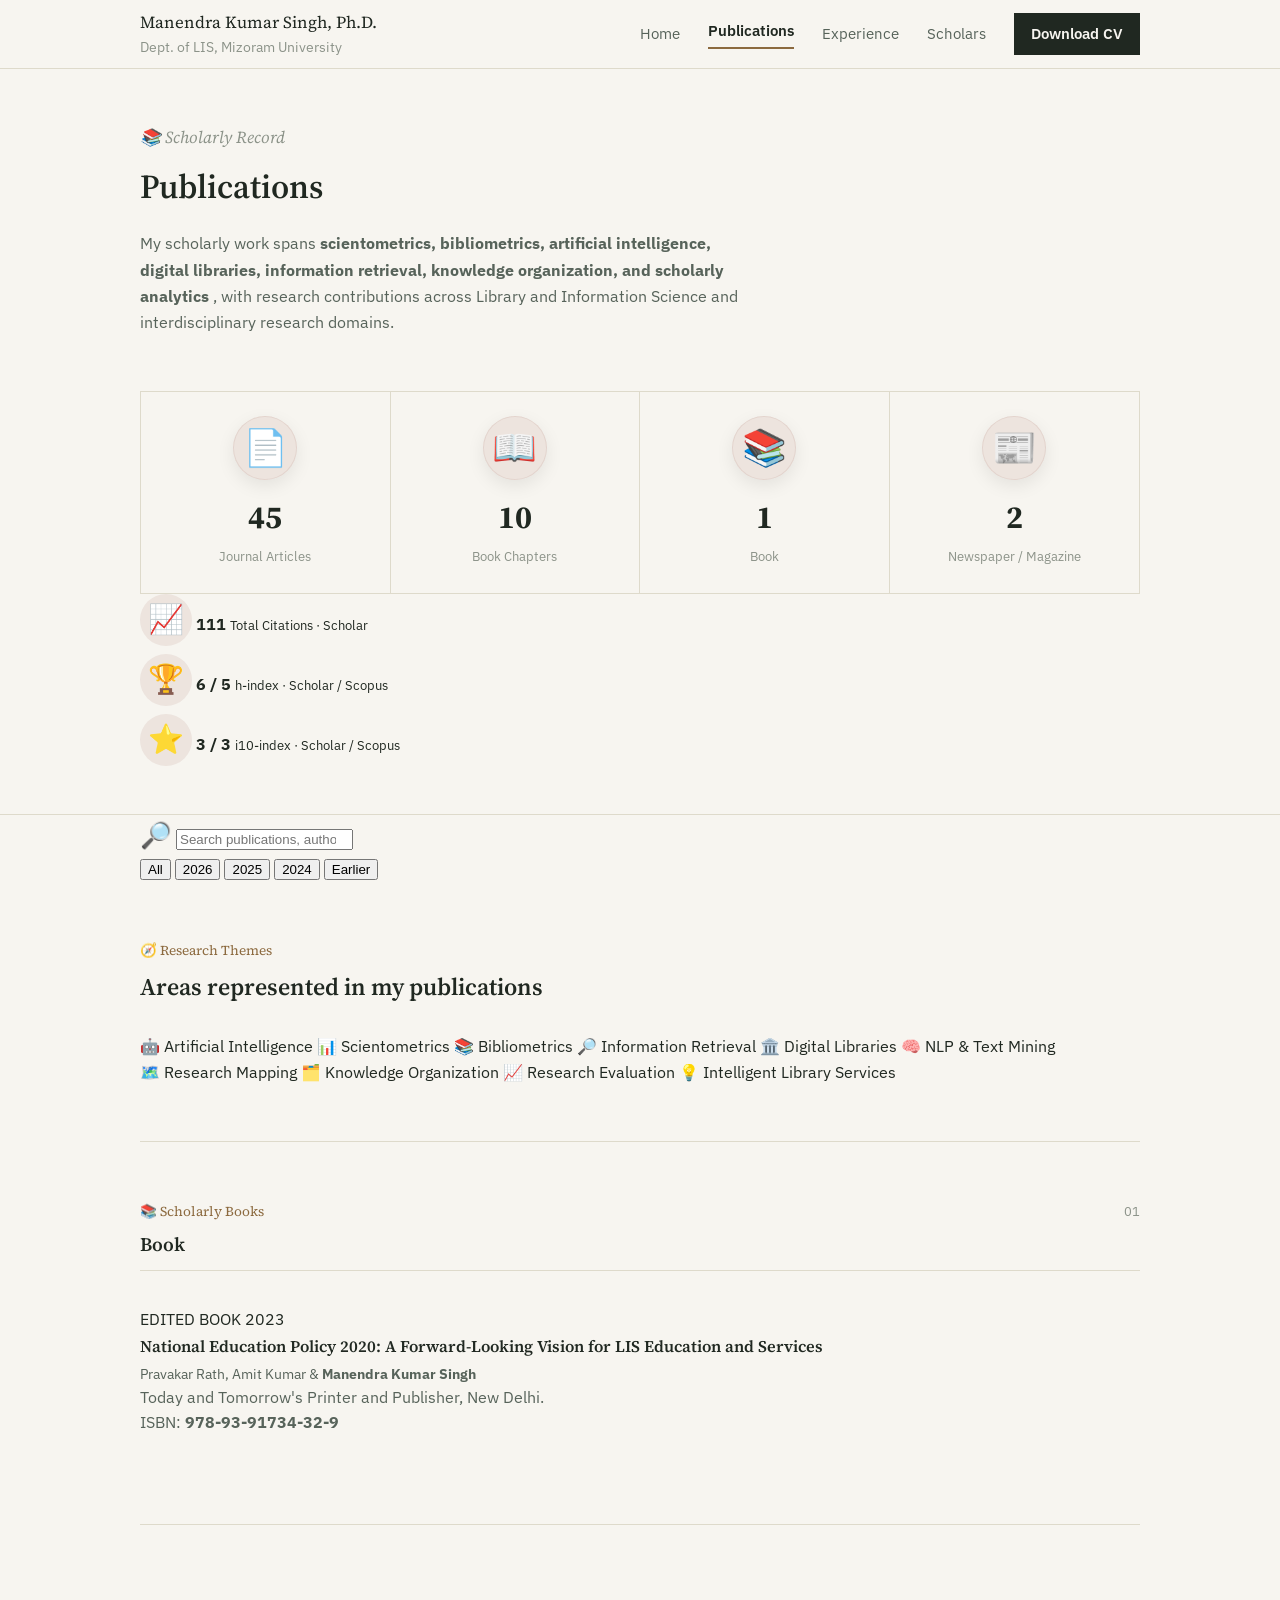
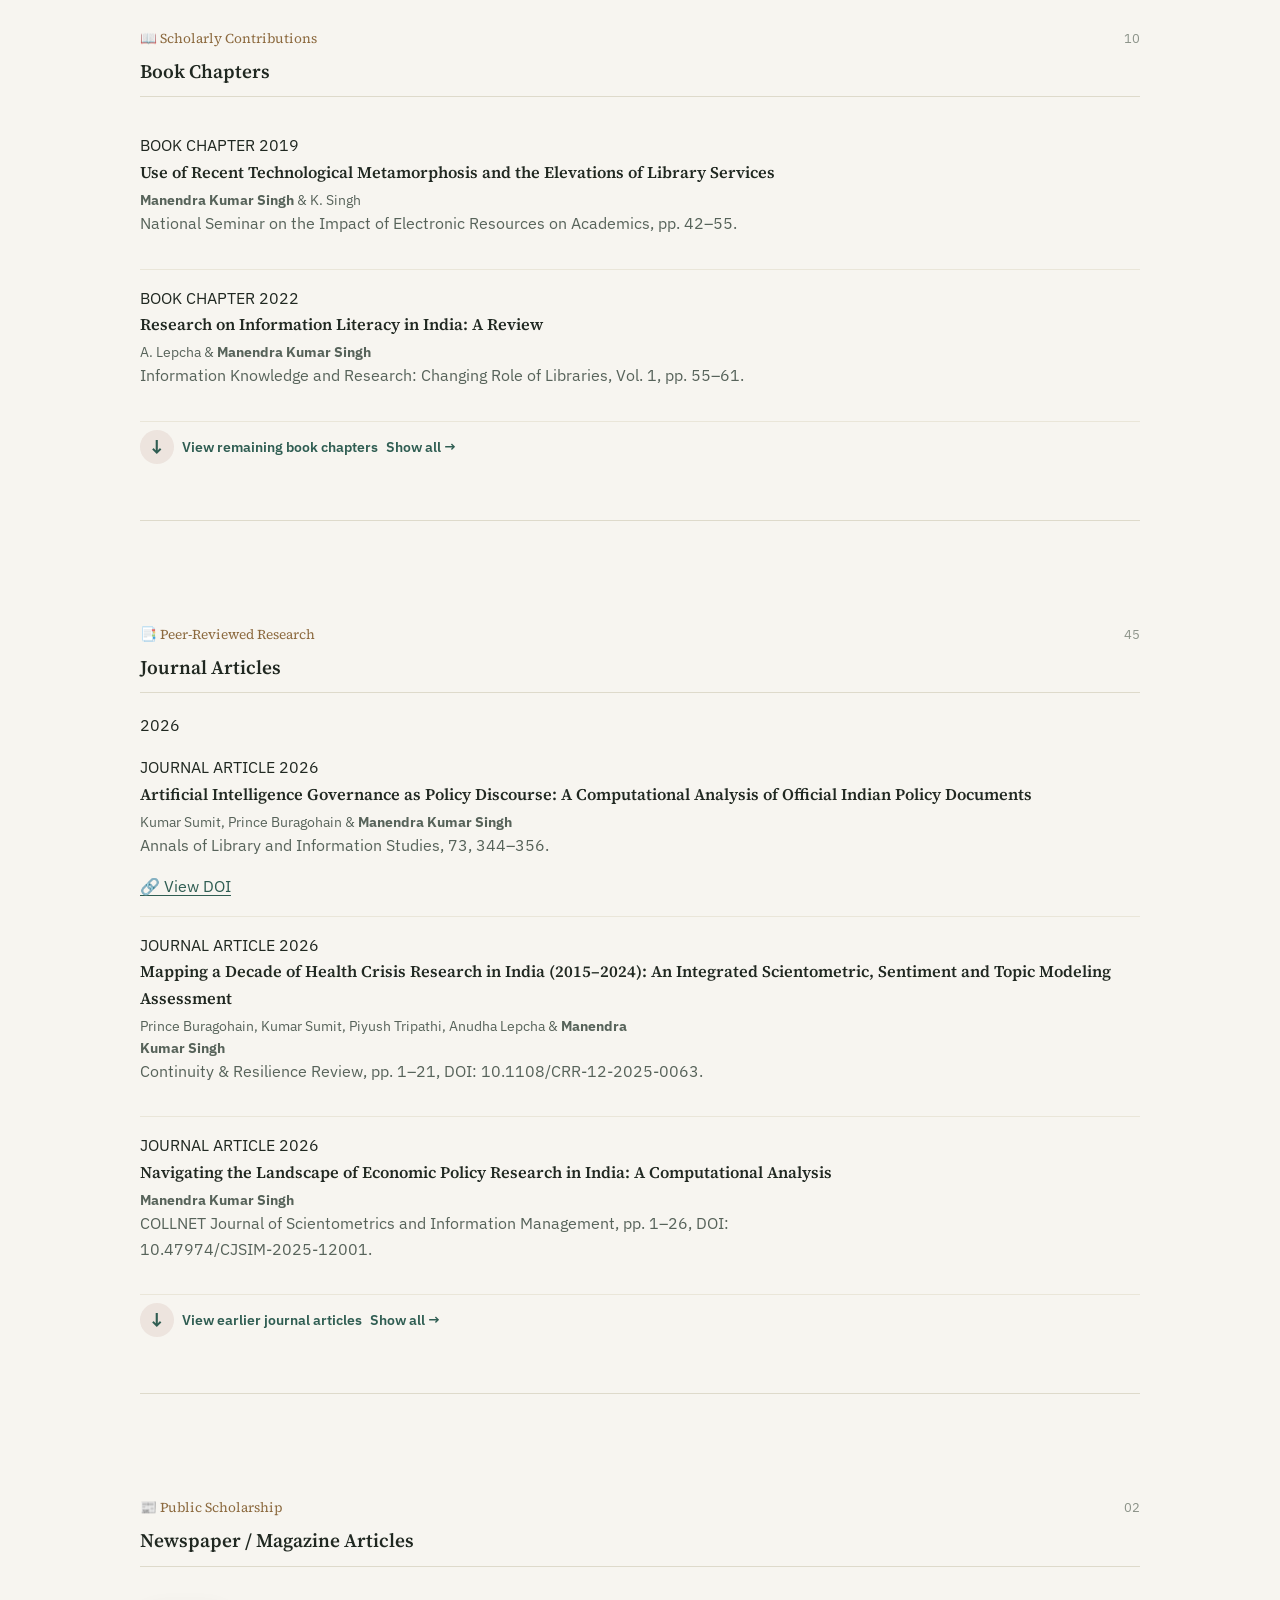
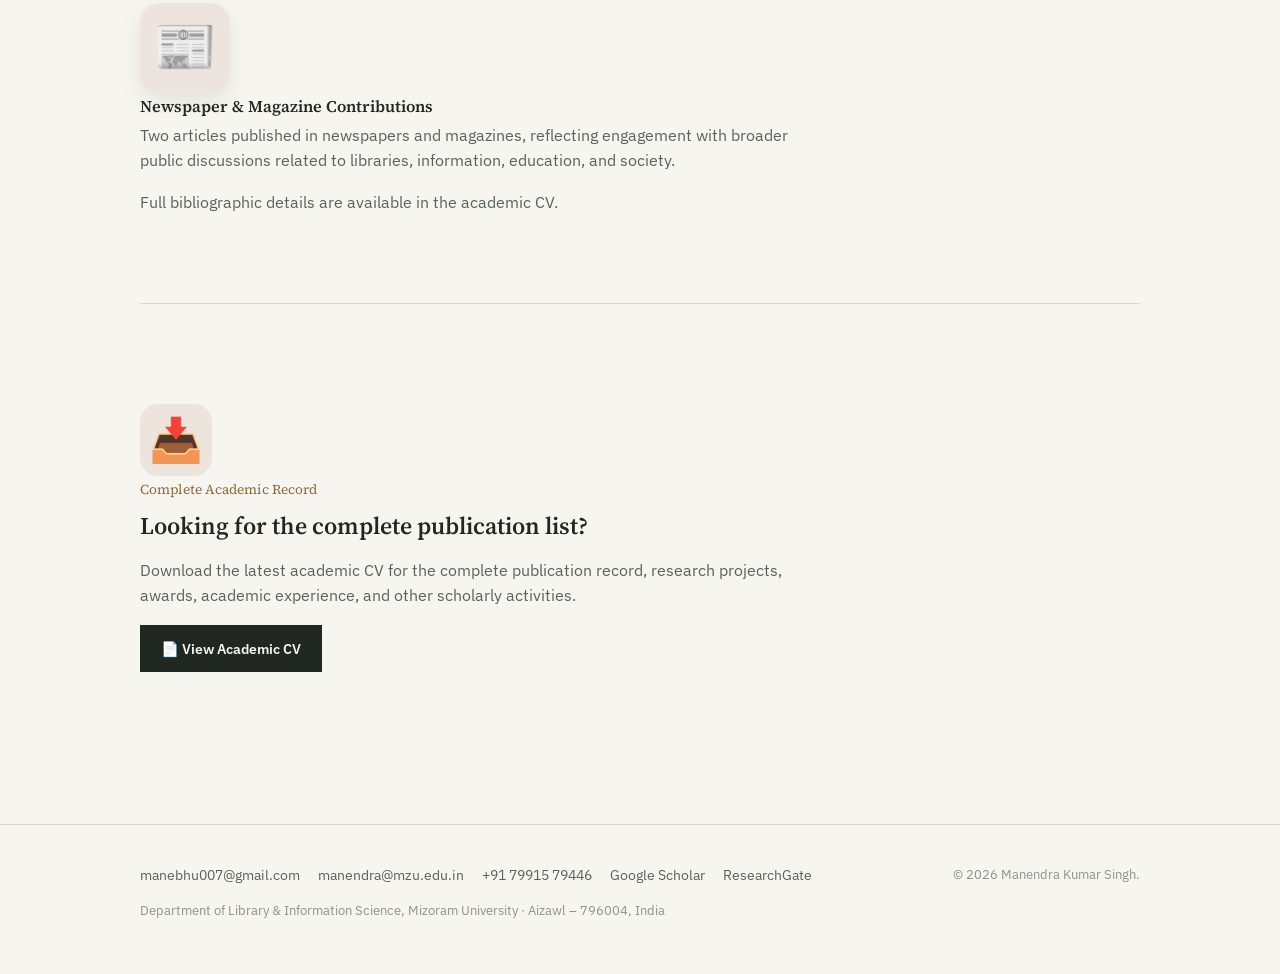
<file: publications.html>
<!DOCTYPE html>
<html lang="en">

<head>

  <meta charset="UTF-8">

  <meta
    name="viewport"
    content="width=device-width, initial-scale=1.0"
  >

  <title>
    Publications | Manendra Kumar Singh, Ph.D.
  </title>

  <meta
    name="description"
    content="Publications of Dr. Manendra Kumar Singh, Assistant Professor, Department of Library and Information Science, Mizoram University. Research in AI, scientometrics, bibliometrics, digital libraries, information retrieval and scholarly analytics."
  >

  <meta
    name="author"
    content="Manendra Kumar Singh"
  >

  <!-- =====================================================
       GOOGLE FONTS
  ====================================================== -->

  <link rel="preconnect" href="https://fonts.googleapis.com">

  <link
    rel="preconnect"
    href="https://fonts.gstatic.com"
    crossorigin
  >

  <link
    href="https://fonts.googleapis.com/css2?family=Source+Serif+4:opsz,wght@8..60,400;8..60,600;8..60,700&family=IBM+Plex+Sans:wght@400;500;600;700&display=swap"
    rel="stylesheet"
  >

  <!-- Main CSS -->

  <link
    rel="stylesheet"
    href="style.css"
  >


  <!-- =====================================================
       ENHANCED PUBLICATION ICON STYLES
  ====================================================== -->

  <style>

    /* =====================================================
       PUBLICATION STATISTICS
    ====================================================== */

    .publication-stats .stat {
      position: relative;
      text-align: center;

      transition:
        transform 0.3s ease,
        box-shadow 0.3s ease;
    }

    .publication-stats .stat:hover {
      transform: translateY(-6px);
    }


    /* Large circular statistic icons */

    .publication-stats .stat-icon {

      width: 64px;
      height: 64px;

      display: inline-flex;

      align-items: center;
      justify-content: center;

      font-size: 2.25rem;
      line-height: 1;

      margin: 0 auto 12px;

      border-radius: 50%;

      background: rgba(112, 33, 17, 0.08);

      box-shadow:
        0 6px 18px rgba(0, 0, 0, 0.08),
        inset 0 0 0 1px rgba(112, 33, 17, 0.08);

      transition:
        transform 0.3s ease,
        background 0.3s ease,
        box-shadow 0.3s ease;

      font-family:
        "Apple Color Emoji",
        "Segoe UI Emoji",
        "Noto Color Emoji",
        sans-serif;
    }


    .publication-stats .stat:hover .stat-icon {

      transform:
        scale(1.12)
        rotate(-4deg);

      background:
        rgba(112, 33, 17, 0.14);

      box-shadow:
        0 10px 24px rgba(0, 0, 0, 0.12);
    }



    /* =====================================================
       RESEARCH IMPACT ICONS
    ====================================================== */

    .impact-item {

      transition:
        transform 0.3s ease;
    }

    .impact-item:hover {

      transform:
        translateY(-4px);
    }


    .impact-item > span {

      width: 52px;
      height: 52px;

      display: inline-flex;

      align-items: center;
      justify-content: center;

      font-size: 1.8rem;
      line-height: 1;

      border-radius: 50%;

      background:
        rgba(112, 33, 17, 0.08);

      margin-bottom: 8px;

      transition:
        transform 0.3s ease,
        background 0.3s ease;

      font-family:
        "Apple Color Emoji",
        "Segoe UI Emoji",
        "Noto Color Emoji",
        sans-serif;
    }


    .impact-item:hover > span {

      transform:
        scale(1.12);

      background:
        rgba(112, 33, 17, 0.14);
    }



    /* =====================================================
       PAGE KICKER
    ====================================================== */

    .page-kicker {

      display: inline-flex;

      align-items: center;

      gap: 8px;

      font-size: 1.05rem;
    }



    /* =====================================================
       SEARCH ICON
    ====================================================== */

    .publication-search > span {

      font-size: 1.6rem;

      display: inline-flex;

      align-items: center;
      justify-content: center;

      transition:
        transform 0.25s ease;
    }


    .publication-search:focus-within > span {

      transform:
        scale(1.15);
    }



    /* =====================================================
       SECTION LABELS
    ====================================================== */

    .section-label {

      display: inline-flex;

      align-items: center;

      gap: 7px;
    }



    /* =====================================================
       RESEARCH THEME TAGS
    ====================================================== */

    .theme-tags span {

      display: inline-flex;

      align-items: center;

      gap: 6px;

      transition:
        transform 0.25s ease,
        box-shadow 0.25s ease;
    }


    .theme-tags span:hover {

      transform:
        translateY(-3px);

      box-shadow:
        0 6px 16px rgba(0, 0, 0, 0.10);
    }



    /* =====================================================
       VIEW MORE BUTTON
    ====================================================== */

    .pub-toggle summary span {

      display: inline-flex;

      align-items: center;
      justify-content: center;

      width: 34px;
      height: 34px;

      font-size: 1.25rem;

      border-radius: 50%;

      background:
        rgba(112, 33, 17, 0.08);

      transition:
        transform 0.3s ease,
        background 0.3s ease;
    }


    .pub-toggle[open] summary span {

      transform:
        rotate(180deg);

      background:
        rgba(112, 33, 17, 0.14);
    }



    /* =====================================================
       NEWSPAPER ICON
    ====================================================== */

    .newspaper-icon {

      width: 90px;
      height: 90px;

      display: flex;

      align-items: center;
      justify-content: center;

      flex-shrink: 0;

      font-size: 3.2rem;
      line-height: 1;

      border-radius: 20px;

      background:
        rgba(112, 33, 17, 0.08);

      box-shadow:
        0 8px 22px rgba(0, 0, 0, 0.08);

      transition:
        transform 0.3s ease,
        box-shadow 0.3s ease;

      font-family:
        "Apple Color Emoji",
        "Segoe UI Emoji",
        "Noto Color Emoji",
        sans-serif;
    }


    .newspaper-card:hover .newspaper-icon {

      transform:
        scale(1.08)
        rotate(-3deg);

      box-shadow:
        0 12px 28px rgba(0, 0, 0, 0.13);
    }



    /* =====================================================
       CTA ICON
    ====================================================== */

    .cta-icon {

      width: 72px;
      height: 72px;

      display: inline-flex;

      align-items: center;
      justify-content: center;

      flex-shrink: 0;

      font-size: 2.7rem;
      line-height: 1;

      border-radius: 18px;

      background:
        rgba(112, 33, 17, 0.08);

      transition:
        transform 0.3s ease,
        box-shadow 0.3s ease;

      font-family:
        "Apple Color Emoji",
        "Segoe UI Emoji",
        "Noto Color Emoji",
        sans-serif;
    }


    .publication-cta:hover .cta-icon {

      transform:
        scale(1.08)
        translateY(-3px);

      box-shadow:
        0 10px 24px rgba(0, 0, 0, 0.12);
    }



    /* =====================================================
       DOI LINKS
    ====================================================== */

    .doi-link {

      display: inline-flex;

      align-items: center;

      gap: 5px;

      transition:
        transform 0.2s ease;
    }


    .doi-link:hover {

      transform:
        translateX(4px);
    }



    /* =====================================================
       BUTTON ICON
    ====================================================== */

    .btn {

      display: inline-flex;

      align-items: center;

      justify-content: center;

      gap: 7px;
    }



    /* =====================================================
       MOBILE RESPONSIVE
    ====================================================== */

    @media (max-width: 700px) {

      .publication-stats .stat-icon {

        width: 54px;
        height: 54px;

        font-size: 2rem;
      }


      .impact-item > span {

        width: 46px;
        height: 46px;

        font-size: 1.55rem;
      }


      .newspaper-icon {

        width: 70px;
        height: 70px;

        font-size: 2.6rem;
      }


      .cta-icon {

        width: 60px;
        height: 60px;

        font-size: 2.3rem;
      }

    }

  </style>

</head>



<body data-page="publications">


  <!-- =====================================================
       NAVIGATION
  ====================================================== -->

  <div
    id="site-nav"
    class="site-nav"
  ></div>



  <!-- =====================================================
       PAGE HEADER
  ====================================================== -->

  <header class="page-head publications-head">

    <div class="wrap">


      <p class="page-kicker">
        📚 Scholarly Record
      </p>


      <h1>
        Publications
      </h1>


      <p class="lede justified-text">

        My scholarly work spans
        <strong>
          scientometrics, bibliometrics, artificial intelligence,
          digital libraries, information retrieval, knowledge
          organization, and scholarly analytics
        </strong>,
        with research contributions across Library and Information
        Science and interdisciplinary research domains.

      </p>



      <!-- =====================================================
           PUBLICATION STATISTICS
      ====================================================== -->

      <div
        class="stat-strip publication-stats"
      >


        <div class="stat">

          <span class="stat-icon">
            📄
          </span>

          <b>
            45
          </b>

          <span>
            Journal Articles
          </span>

        </div>



        <div class="stat">

          <span class="stat-icon">
            📖
          </span>

          <b>
            10
          </b>

          <span>
            Book Chapters
          </span>

        </div>



        <div class="stat">

          <span class="stat-icon">
            📚
          </span>

          <b>
            1
          </b>

          <span>
            Book
          </span>

        </div>



        <div class="stat">

          <span class="stat-icon">
            📰
          </span>

          <b>
            2
          </b>

          <span>
            Newspaper / Magazine
          </span>

        </div>


      </div>



      <!-- =====================================================
           RESEARCH IMPACT
      ====================================================== -->

      <div class="impact-strip">


        <div class="impact-item">

          <span>
            📈
          </span>

          <strong>
            111
          </strong>

          <small>
            Total Citations · Scholar
          </small>

        </div>



        <div class="impact-item">

          <span>
            🏆
          </span>

          <strong>
            6 / 5
          </strong>

          <small>
            h-index · Scholar / Scopus
          </small>

        </div>



        <div class="impact-item">

          <span>
            ⭐
          </span>

          <strong>
            3 / 3
          </strong>

          <small>
            i10-index · Scholar / Scopus
          </small>

        </div>


      </div>


    </div>

  </header>



  <!-- =====================================================
       MAIN CONTENT
  ====================================================== -->

  <main>

    <div class="wrap">


      <!-- =====================================================
           PUBLICATION SEARCH
      ====================================================== -->

      <div class="publication-tools">


        <div class="publication-search">

          <span>
            🔎
          </span>

          <input
            type="search"
            id="publicationSearch"
            placeholder="Search publications, authors, journals or keywords..."
            aria-label="Search publications"
          >

        </div>



        <div class="publication-filter">

          <button
            class="filter-btn active"
            type="button"
            data-filter="all"
          >
            All
          </button>

          <button
            class="filter-btn"
            type="button"
            data-filter="2026"
          >
            2026
          </button>

          <button
            class="filter-btn"
            type="button"
            data-filter="2025"
          >
            2025
          </button>

          <button
            class="filter-btn"
            type="button"
            data-filter="2024"
          >
            2024
          </button>

          <button
            class="filter-btn"
            type="button"
            data-filter="older"
          >
            Earlier
          </button>

        </div>


      </div>



      <!-- =====================================================
           RESEARCH THEMES
      ====================================================== -->

      <section class="publication-themes">


        <p class="section-label">
          🧭 Research Themes
        </p>


        <h2>
          Areas represented in my publications
        </h2>


        <div class="theme-tags">

          <span>
            🤖 Artificial Intelligence
          </span>

          <span>
            📊 Scientometrics
          </span>

          <span>
            📚 Bibliometrics
          </span>

          <span>
            🔎 Information Retrieval
          </span>

          <span>
            🏛️ Digital Libraries
          </span>

          <span>
            🧠 NLP &amp; Text Mining
          </span>

          <span>
            🗺️ Research Mapping
          </span>

          <span>
            🗂️ Knowledge Organization
          </span>

          <span>
            📈 Research Evaluation
          </span>

          <span>
            💡 Intelligent Library Services
          </span>

        </div>


      </section>



      <!-- =====================================================
           BOOK
      ====================================================== -->

      <section
        class="pub-cat-block"
        data-category="book"
      >


        <div class="pub-cat-head">

          <div>

            <p class="section-label">
              📚 Scholarly Books
            </p>

            <h2>
              Book
            </h2>

          </div>

          <span class="count">
            01
          </span>

        </div>



        <article class="pub-card">


          <div class="pub-card-top">

            <span class="publication-type">
              EDITED BOOK
            </span>

            <span class="publication-year">
              2023
            </span>

          </div>



          <h3 class="pub-title">

            National Education Policy 2020:
            A Forward-Looking Vision for LIS Education and Services

          </h3>



          <p class="pub-meta">

            Pravakar Rath, Amit Kumar &amp;
            <strong>
              Manendra Kumar Singh
            </strong>

          </p>



          <p class="pub-details">

            Today and Tomorrow's Printer and Publisher,
            New Delhi.

            <br>

            ISBN:
            <strong>
              978-93-91734-32-9
            </strong>

          </p>


        </article>


      </section>



      <!-- =====================================================
           BOOK CHAPTERS
      ====================================================== -->

      <section
        class="pub-cat-block"
        data-category="chapters"
      >


        <div class="pub-cat-head">

          <div>

            <p class="section-label">
              📖 Scholarly Contributions
            </p>

            <h2>
              Book Chapters
            </h2>

          </div>

          <span class="count">
            10
          </span>

        </div>



        <!-- CHAPTER 01 -->

        <article class="pub-card">

          <div class="pub-card-top">

            <span class="publication-type">
              BOOK CHAPTER
            </span>

            <span class="publication-year">
              2019
            </span>

          </div>


          <h3 class="pub-title">

            Use of Recent Technological Metamorphosis
            and the Elevations of Library Services

          </h3>


          <p class="pub-meta">

            <strong>
              Manendra Kumar Singh
            </strong>
            &amp; K. Singh

          </p>


          <p class="pub-details">

            National Seminar on the Impact of Electronic
            Resources on Academics, pp. 42–55.

          </p>

        </article>



        <!-- CHAPTER 02 -->

        <article class="pub-card">

          <div class="pub-card-top">

            <span class="publication-type">
              BOOK CHAPTER
            </span>

            <span class="publication-year">
              2022
            </span>

          </div>


          <h3 class="pub-title">

            Research on Information Literacy in India:
            A Review

          </h3>


          <p class="pub-meta">

            A. Lepcha &amp;
            <strong>
              Manendra Kumar Singh
            </strong>

          </p>


          <p class="pub-details">

            Information Knowledge and Research:
            Changing Role of Libraries, Vol. 1, pp. 55–61.

          </p>

        </article>



        <!-- ADDITIONAL CHAPTERS -->

        <details class="pub-toggle">


          <summary>

            <span>
              ↓
            </span>

            View remaining book chapters

          </summary>



          <div class="pub-hidden-list">


            <!-- CHAPTER 03 -->

            <article class="pub-card">

              <div class="pub-card-top">

                <span class="publication-type">
                  BOOK CHAPTER
                </span>

                <span class="publication-year">
                  2024
                </span>

              </div>

              <h3 class="pub-title">
                Assessing the Impact of Research Support
                Services on Research Productivity and Success
              </h3>

              <p class="pub-meta">
                A. Lepcha &amp;
                <strong>
                  Manendra Kumar Singh
                </strong>
              </p>

              <p class="pub-details">
                Libraries and Librarianship in Digital Environment,
                pp. 101–109.
              </p>

            </article>



            <!-- CHAPTER 04 -->

            <article class="pub-card">

              <div class="pub-card-top">

                <span class="publication-type">
                  BOOK CHAPTER
                </span>

                <span class="publication-year">
                  2024
                </span>

              </div>

              <h3 class="pub-title">
                Unlocking Opportunities: The Vital Role of
                Digital Resources for Incarcerated
              </h3>

              <p class="pub-meta">
                Abhishek Rai &amp;
                <strong>
                  Manendra Kumar Singh
                </strong>
              </p>

              <p class="pub-details">
                Libraries and Librarianship in Digital Environment,
                pp. 75–83.
              </p>

            </article>



            <!-- CHAPTER 05 -->

            <article class="pub-card">

              <div class="pub-card-top">

                <span class="publication-type">
                  BOOK CHAPTER
                </span>

                <span class="publication-year">
                  2024
                </span>

              </div>

              <h3 class="pub-title">
                Role of NLIST Resources in the Implementation
                of NEP 2020: Bridging the Gap in Academic
                Resources in College Libraries of Assam
              </h3>

              <p class="pub-meta">
                Bhabananda Das &amp;
                <strong>
                  Manendra Kumar Singh
                </strong>
              </p>

              <p class="pub-details">
                69th Annual ILA Conference,
                Indian Library Association, pp. 20–31.
              </p>

            </article>



            <!-- CHAPTER 06 -->

            <article class="pub-card">

              <div class="pub-card-top">

                <span class="publication-type">
                  BOOK CHAPTER
                </span>

                <span class="publication-year">
                  2024
                </span>

              </div>

              <h3 class="pub-title">
                Artificial Intelligence and Future of
                Research Support Service in Libraries
              </h3>

              <p class="pub-meta">
                <strong>
                  Manendra Kumar Singh
                </strong>
              </p>

              <p class="pub-details">
                Technological Breakthrough and Libraries,
                Bharti Publications, pp. 40–52.
              </p>

            </article>



            <!-- CHAPTER 07 -->

            <article class="pub-card">

              <div class="pub-card-top">

                <span class="publication-type">
                  BOOK CHAPTER
                </span>

                <span class="publication-year">
                  2025
                </span>

              </div>

              <h3 class="pub-title">
                Balancing Tradition and Innovation in a Digital Era:
                Trends in Research Support Services in Indian
                Academic Libraries
              </h3>

              <p class="pub-meta">
                Lepcha A., P. Buragohain &amp;
                <strong>
                  Singh M.K.
                </strong>
              </p>

              <p class="pub-details">
                Tata Memorial Hospital &amp;
                Bombay Science Librarians' Association,
                pp. 561–573.
              </p>

            </article>



            <!-- CHAPTER 08 -->

            <article class="pub-card">

              <div class="pub-card-top">

                <span class="publication-type">
                  BOOK CHAPTER
                </span>

                <span class="publication-year">
                  2025
                </span>

              </div>

              <h3 class="pub-title">
                Viksit Bharat 2047, Public Libraries as Custodians
                of Indigenous Knowledge: An Analysis of Preservation
                Efforts in Mizoram's Public Libraries
              </h3>

              <p class="pub-meta">
                B. Prince &amp;
                <strong>
                  Manendra Kumar Singh
                </strong>
              </p>

              <p class="pub-details">
                DPS Publishing, pp. 118–127.
              </p>

            </article>



            <!-- CHAPTER 09 -->

            <article class="pub-card">

              <div class="pub-card-top">

                <span class="publication-type">
                  BOOK CHAPTER
                </span>

                <span class="publication-year">
                  2025
                </span>

              </div>

              <h3 class="pub-title">
                Evolution of Research Themes in LIS in India:
                A Topic Modeling and Bibliometric Approach
              </h3>

              <p class="pub-meta">
                <strong>
                  Manendra Kumar Singh
                </strong>
              </p>

              <p class="pub-details">
                Transforming Library Services:
                Innovation, Access and Research Support,
                Devyani Publisher, pp. 232–255.
              </p>

            </article>



            <!-- CHAPTER 10 -->

            <article class="pub-card">

              <div class="pub-card-top">

                <span class="publication-type">
                  BOOK CHAPTER
                </span>

                <span class="publication-year">
                  2026
                </span>

              </div>

              <h3 class="pub-title">
                From Keywords to Connections:
                Concept-Based Discovery in Multilingual
                Library Catalogues
              </h3>

              <p class="pub-meta">
                <strong>
                  Singh M.K.
                </strong>,
                Kumar Sumit &amp;
                Prince Buragohain
              </p>

              <p class="pub-details">
                Evolving Information Landscape:
                Making Libraries Future-Ready,
                Vol. 1, Devyani Publisher, pp. 421–435.
              </p>

            </article>


          </div>

        </details>


      </section>



      <!-- =====================================================
           JOURNAL ARTICLES
      ====================================================== -->

      <section
        class="pub-cat-block journal-section"
        data-category="journals"
      >


        <div class="pub-cat-head">

          <div>

            <p class="section-label">
              📑 Peer-Reviewed Research
            </p>

            <h2>
              Journal Articles
            </h2>

          </div>

          <span class="count">
            45
          </span>

        </div>



        <!-- 2026 -->

        <div class="publication-year-heading">

          <span>
            2026
          </span>

          <div></div>

        </div>



        <!-- ARTICLE 01 -->

        <article class="pub-card">

          <div class="pub-card-top">

            <span class="publication-type">
              JOURNAL ARTICLE
            </span>

            <span class="publication-year">
              2026
            </span>

          </div>


          <h3 class="pub-title">

            Artificial Intelligence Governance as Policy Discourse:
            A Computational Analysis of Official Indian Policy Documents

          </h3>


          <p class="pub-meta">

            Kumar Sumit, Prince Buragohain &amp;
            <strong>
              Manendra Kumar Singh
            </strong>

          </p>


          <p class="pub-details">

            Annals of Library and Information Studies,
            73, 344–356.

          </p>


          <a
            class="doi-link"
            href="https://doi.org/10.56042/alis.v73i3.34122"
            target="_blank"
            rel="noopener noreferrer"
          >
            🔗 View DOI
          </a>

        </article>



        <!-- ARTICLE 02 -->

        <article class="pub-card">

          <div class="pub-card-top">

            <span class="publication-type">
              JOURNAL ARTICLE
            </span>

            <span class="publication-year">
              2026
            </span>

          </div>


          <h3 class="pub-title">

            Mapping a Decade of Health Crisis Research in India
            (2015–2024): An Integrated Scientometric,
            Sentiment and Topic Modeling Assessment

          </h3>


          <p class="pub-meta">

            Prince Buragohain, Kumar Sumit, Piyush Tripathi,
            Anudha Lepcha &amp;
            <strong>
              Manendra Kumar Singh
            </strong>

          </p>


          <p class="pub-details">

            Continuity &amp; Resilience Review,
            pp. 1–21,
            DOI: 10.1108/CRR-12-2025-0063.

          </p>

        </article>



        <!-- ARTICLE 03 -->

        <article class="pub-card">

          <div class="pub-card-top">

            <span class="publication-type">
              JOURNAL ARTICLE
            </span>

            <span class="publication-year">
              2026
            </span>

          </div>


          <h3 class="pub-title">

            Navigating the Landscape of Economic Policy
            Research in India: A Computational Analysis

          </h3>


          <p class="pub-meta">

            <strong>
              Manendra Kumar Singh
            </strong>

          </p>


          <p class="pub-details">

            COLLNET Journal of Scientometrics and
            Information Management,
            pp. 1–26,
            DOI: 10.47974/CJSIM-2025-12001.

          </p>

        </article>



        <!-- EARLIER ARTICLES -->

        <details class="pub-toggle">


          <summary>

            <span>
              ↓
            </span>

            View earlier journal articles

          </summary>


          <div class="pub-hidden-list">


            <!-- 2016 -->

            <div class="publication-year-heading">

              <span>
                2016
              </span>

              <div></div>

            </div>


            <article class="pub-card">

              <div class="pub-card-top">

                <span class="publication-type">
                  JOURNAL ARTICLE
                </span>

                <span class="publication-year">
                  2016
                </span>

              </div>

              <h3 class="pub-title">
                Smart Library for Smart Cities
              </h3>

              <p class="pub-meta">

                <strong>
                  Manendra Kumar Singh
                </strong>
                &amp; Aditya Tripathi

              </p>

              <p class="pub-details">

                SRELS Journal of Information Management,
                53(6), 439–446, DOI: 10.17821/srels/2016/v53i6/89046.

              </p>

            </article>



            <!-- 2017 -->

            <div class="publication-year-heading">

              <span>
                2017
              </span>

              <div></div>

            </div>


            <article class="pub-card">

              <div class="pub-card-top">

                <span class="publication-type">
                  JOURNAL ARTICLE
                </span>

                <span class="publication-year">
                  2017
                </span>

              </div>

              <h3 class="pub-title">

                Authorship Pattern and Collaboration Coefficient
                of India in Biotechnology Research during
                2001–2016: Based on Scopus Database

              </h3>

              <p class="pub-meta">

                <strong>
                  Manendra Kumar Singh
                </strong>

              </p>

              <p class="pub-details">

                Library Philosophy and Practice,
                1549.

              </p>

            </article>


            <article class="pub-card">

              <div class="pub-card-top">

                <span class="publication-type">
                  JOURNAL ARTICLE
                </span>

                <span class="publication-year">
                  2017
                </span>

              </div>

              <h3 class="pub-title">

                Need an Ideal Act for Public Library
                Development in India

              </h3>

              <p class="pub-meta">

                <strong>
                  Manendra Kumar Singh
                </strong>

              </p>

              <p class="pub-details">

                Knowledge Librarian,
                4(4), 1–10.

              </p>

            </article>


            <article class="pub-card">

              <div class="pub-card-top">

                <span class="publication-type">
                  JOURNAL ARTICLE
                </span>

                <span class="publication-year">
                  2017
                </span>

              </div>

              <h3 class="pub-title">

                Impact of Digital India Program
                on Public Library Professionals

              </h3>

              <p class="pub-meta">

                <strong>
                  Manendra Kumar Singh
                </strong>

              </p>

              <p class="pub-details">

                International Journal of Next Generation
                Library and Technologies,
                3(3).

              </p>

            </article>


            <article class="pub-card">

              <div class="pub-card-top">

                <span class="publication-type">
                  JOURNAL ARTICLE
                </span>

                <span class="publication-year">
                  2017
                </span>

              </div>

              <h3 class="pub-title">

                Authorship and Collaboration Pattern
                in Biotechnology Research:
                A Study of IBSA Countries

              </h3>

              <p class="pub-meta">

                <strong>
                  Manendra Kumar Singh
                </strong>

              </p>

              <p class="pub-details">

                Library Philosophy and Practice,
                1607.

              </p>

            </article>


            <article class="pub-card">

              <div class="pub-card-top">

                <span class="publication-type">
                  JOURNAL ARTICLE
                </span>

                <span class="publication-year">
                  2017
                </span>

              </div>

              <h3 class="pub-title">

                An Outlook of Future Library
                and Library Professionals

              </h3>

              <p class="pub-meta">

                <strong>
                  Manendra Kumar Singh
                </strong>

              </p>

              <p class="pub-details">

                Printing Area,
                34(5), 73–79.

              </p>

            </article>


            <article class="pub-card">

              <div class="pub-card-top">

                <span class="publication-type">
                  JOURNAL ARTICLE
                </span>

                <span class="publication-year">
                  2017
                </span>

              </div>

              <h3 class="pub-title">

                Impact of e-Resources on Public Libraries

              </h3>

              <p class="pub-meta">

                <strong>
                  Manendra Kumar Singh
                </strong>

              </p>

              <p class="pub-details">

                Vidyavarta,
                20(4), 45–51.

              </p>

            </article>



            <!-- 2018 -->

            <div class="publication-year-heading">

              <span>
                2018
              </span>

              <div></div>

            </div>


            <article class="pub-card">

              <div class="pub-card-top">

                <span class="publication-type">
                  JOURNAL ARTICLE
                </span>

                <span class="publication-year">
                  2018
                </span>

              </div>

              <h3 class="pub-title">

                Re-Engineering Public Libraries of Varanasi

              </h3>

              <p class="pub-meta">

                <strong>
                  Manendra Kumar Singh
                </strong>
                &amp; Aditya Tripathi

              </p>

              <p class="pub-details">

                SRELS Journal of Information Management,
                55(1), 51–57, DOI: 10.17821/srels/2018/v55i1/114735.

              </p>

            </article>


            <article class="pub-card">

              <div class="pub-card-top">

                <span class="publication-type">
                  JOURNAL ARTICLE
                </span>

                <span class="publication-year">
                  2018
                </span>

              </div>

              <h3 class="pub-title">

                Top 10 Indian Academic/Research Organizations:
                A Scientometrics Analysis of Research in Biotechnology

              </h3>

              <p class="pub-meta">

                <strong>
                  Manendra Kumar Singh
                </strong>
                &amp; Aditya Tripathi

              </p>

              <p class="pub-details">

                Library Philosophy and Practice,
                1607.

              </p>

            </article>



            <!-- 2022 -->

            <div class="publication-year-heading">

              <span>
                2022
              </span>

              <div></div>

            </div>


            <article class="pub-card">

              <div class="pub-card-top">

                <span class="publication-type">
                  JOURNAL ARTICLE
                </span>

                <span class="publication-year">
                  2022
                </span>

              </div>

              <h3 class="pub-title">

                Scholarly Efforts of Indian Space Research
                Organization during 2002–2021:
                Mapping and Visualization

              </h3>

              <p class="pub-meta">

                <strong>
                  Manendra Kumar Singh
                </strong>

              </p>

              <p class="pub-details">

                Library Waves,
                8(1).

              </p>

            </article>



            <!-- 2023 -->

            <div class="publication-year-heading">

              <span>
                2023
              </span>

              <div></div>

            </div>


            <article class="pub-card">

              <div class="pub-card-top">

                <span class="publication-type">
                  JOURNAL ARTICLE
                </span>

                <span class="publication-year">
                  2023
                </span>

              </div>

              <h3 class="pub-title">

                Plant Physiology Research in India,
                Japan, and Germany during 2001–2020:
                A Scientometrics Study

              </h3>

              <p class="pub-meta">

                <strong>
                  Manendra Kumar Singh
                </strong>

              </p>

              <p class="pub-details">

                Journal of Advancements in Library Sciences,
                9(3), 28–39, DOI (Journal): 10.37591/JoALS.

              </p>

            </article>



            <!-- 2024 -->

            <div class="publication-year-heading">

              <span>
                2024
              </span>

              <div></div>

            </div>


            <article class="pub-card">

              <div class="pub-card-top">

                <span class="publication-type">
                  JOURNAL ARTICLE
                </span>

                <span class="publication-year">
                  2024
                </span>

              </div>

              <h3 class="pub-title">

                Beneficiary Correlation on NLIST Services
                in Colleges of Assam:
                A Nationwide Assessment

              </h3>

              <p class="pub-meta">

                B. Das &amp;
                <strong>
                  Manendra Kumar Singh
                </strong>

              </p>

              <p class="pub-details">

                DESIDOC Journal of Library &amp;
                Information Technology,
                44(6), 418–424, DOI : 10.14429/djlit.44.6.19890.

              </p>

            </article>


            <article class="pub-card">

              <div class="pub-card-top">

                <span class="publication-type">
                  JOURNAL ARTICLE
                </span>

                <span class="publication-year">
                  2024
                </span>

              </div>

              <h3 class="pub-title">

                Library Website as an Indicator of Academic Excellence:
                A Web Analysis of the Leading IITs in India

              </h3>

              <p class="pub-meta">

                Abhishek Rai,
                <strong>
                  Manendra Kumar Singh
                </strong>
                &amp; Anudha Lepcha

              </p>

              <p class="pub-details">

                Library Philosophy and Practice,
                8086, 1–20.

              </p>

            </article>


            <article class="pub-card">

              <div class="pub-card-top">

                <span class="publication-type">
                  JOURNAL ARTICLE
                </span>

                <span class="publication-year">
                  2024
                </span>

              </div>

              <h3 class="pub-title">

                Evaluating Uttar Pradesh Prison Library
                Services' Compliance with IFLA Guidelines

              </h3>

              <p class="pub-meta">

                Abhishek Rai,
                <strong>
                  Manendra Kumar Singh
                </strong>
                &amp; Anudha Lepcha

              </p>

              <p class="pub-details">

                IFLA Journal.

              </p>


              <a
                class="doi-link"
                href="https://doi.org/10.1177/03400352241296846"
                target="_blank"
                rel="noopener noreferrer"
              >
                🔗 View DOI
              </a>

            </article>



            <!-- 2025 -->

            <div class="publication-year-heading">

              <span>
                2025
              </span>

              <div></div>

            </div>


            <article class="pub-card">

              <div class="pub-card-top">

                <span class="publication-type">
                  JOURNAL ARTICLE
                </span>

                <span class="publication-year">
                  2025
                </span>

              </div>

              <h3 class="pub-title">

                Uncovering Future Directions in Virtual Reference
                Service: A Bibliometric and Topic Modeling Analysis

              </h3>

              <p class="pub-meta">

                <strong>
                  Manendra Kumar Singh
                </strong>

              </p>

              <p class="pub-details">

                Digital Library Perspectives,
                41(2), DOI 10.1108/DLP-10-2024-0171.

              </p>

            </article>


            <article class="pub-card">

              <div class="pub-card-top">

                <span class="publication-type">
                  JOURNAL ARTICLE
                </span>

                <span class="publication-year">
                  2025
                </span>

              </div>

              <h3 class="pub-title">

                Mapping the Indian Landscape of Nanodrug Delivery
                for Cancer Treatment: A Bibliometric Analysis

              </h3>

              <p class="pub-meta">

                <strong>
                  Manendra Kumar Singh
                </strong>

              </p>

              <p class="pub-details">

                COLLNET Journal of Scientometrics and
                Information Management,
                18(2), 155–178, DOI : 10.47974/CJSIM-2023-0102.

              </p>

            </article>


            <article class="pub-card">

              <div class="pub-card-top">

                <span class="publication-type">
                  JOURNAL ARTICLE
                </span>

                <span class="publication-year">
                  2025
                </span>

              </div>

              <h3 class="pub-title">

                Trends and Trajectories in India's Social Policy
                Research: A Computational Review

              </h3>

              <p class="pub-meta">

                <strong>
                  Singh M.K.
                </strong>

              </p>

              <p class="pub-details">

                International Journal of Sociology and Social Policy.

              </p>


              <a
                class="doi-link"
                href="https://doi.org/10.1108/IJSSP-04-2025-0217"
                target="_blank"
                rel="noopener noreferrer"
              >
                🔗 View DOI
              </a>

            </article>


            <article class="pub-card">

              <div class="pub-card-top">

                <span class="publication-type">
                  JOURNAL ARTICLE
                </span>

                <span class="publication-year">
                  2025
                </span>

              </div>

              <h3 class="pub-title">

                Global Trends and Future Prospects in Research
                Support Services: A Scientometrics Study on
                the Role of Artificial Intelligence

              </h3>

              <p class="pub-meta">

                Anudha Lepcha, MK Singh, Prince &amp; Abhishek

              </p>

              <p class="pub-details">

                DESIDOC Journal of Library &amp;
                Information Technology,
                45(4), 251–258, DOI : 10.14429/djlit.21025.

              </p>

            </article>



            <!-- 2026 ADDITIONAL -->

            <div class="publication-year-heading">

              <span>
                2026
              </span>

              <div></div>

            </div>


            <article class="pub-card">

              <div class="pub-card-top">

                <span class="publication-type">
                  JOURNAL ARTICLE
                </span>

                <span class="publication-year">
                  2026
                </span>

              </div>

              <h3 class="pub-title">

                Evaluating AI Adoption in Academic Research:
                Assessing Usage, Impact, Challenges and Future
                Perspectives among Research Scholars of Tezpur University

              </h3>

              <p class="pub-meta">

                Prince Buragohain, Anudha Lepcha &amp;
                <strong>
                  Manendra Kumar Singh
                </strong>

              </p>

              <p class="pub-details">

                DESIDOC Journal of Library &amp;
                Information Technology,
                46(1), 3–10, DOI : 10.14429/djlit.20800.

              </p>

            </article>


            <article class="pub-card">

              <div class="pub-card-top">

                <span class="publication-type">
                  JOURNAL ARTICLE
                </span>

                <span class="publication-year">
                  2026
                </span>

              </div>

              <h3 class="pub-title">

                Advancing Information Retrieval:
                A Bibliometric and Topic Modeling Perspective

              </h3>

              <p class="pub-meta">

                <strong>
                  Manendra Kumar Singh
                </strong>
                &amp; Kunjan Prasad Gupta

              </p>

              <p class="pub-details">

                Information Discovery and Delivery.

              </p>


              <a
                class="doi-link"
                href="https://doi.org/10.1108/IDD-03-2025-0061"
                target="_blank"
                rel="noopener noreferrer"
              >
                🔗 View DOI
              </a>

            </article>


            <article class="pub-card">

              <div class="pub-card-top">

                <span class="publication-type">
                  JOURNAL ARTICLE
                </span>

                <span class="publication-year">
                  2026
                </span>

              </div>

              <h3 class="pub-title">

                Exploring Emerging Frontiers in Global Assistive
                Technology Research: A Computational Analysis

              </h3>

              <p class="pub-meta">

                <strong>
                  Manendra Kumar Singh
                </strong>
                &amp; Syed Shaz Hussain

              </p>

              <p class="pub-details">

                Library Waves,
                12(1).

              </p>

            </article>


          </div>

        </details>


      </section>



      <!-- =====================================================
           NEWSPAPER / MAGAZINE
      ====================================================== -->

      <section class="pub-cat-block">


        <div class="pub-cat-head">

          <div>

            <p class="section-label">
              📰 Public Scholarship
            </p>

            <h2>
              Newspaper / Magazine Articles
            </h2>

          </div>

          <span class="count">
            02
          </span>

        </div>



        <article class="pub-card newspaper-card">


          <div class="newspaper-icon">
            📰
          </div>


          <div>

            <h3 class="pub-title">

              Newspaper &amp; Magazine Contributions

            </h3>


            <p class="pub-details">

              Two articles published in newspapers and magazines,
              reflecting engagement with broader public discussions
              related to libraries, information, education, and society.

            </p>


            <p class="pub-note">

              Full bibliographic details are available in the
              academic CV.

            </p>

          </div>


        </article>


      </section>



      <!-- =====================================================
           PUBLICATION FOOTER CTA
      ====================================================== -->

      <section class="publication-cta">


        <div>

          <span class="cta-icon">
            📥
          </span>


          <div>

            <p class="section-label">
              Complete Academic Record
            </p>


            <h2>
              Looking for the complete publication list?
            </h2>


            <p>

              Download the latest academic CV for the complete
              publication record, research projects, awards,
              academic experience, and other scholarly activities.

            </p>

          </div>

        </div>


        <a
          href="cv.html"
          class="btn btn-solid"
        >
          📄 View Academic CV
        </a>


      </section>


    </div>

  </main>



  <!-- =====================================================
       FOOTER
  ====================================================== -->

  <footer
    id="site-footer"
    class="site-foot"
  ></footer>



  <!-- =====================================================
       PUBLICATION SEARCH + FILTER SCRIPT
  ====================================================== -->

  <script>

    /* =====================================================
       SEARCH
    ====================================================== */

    const searchInput =
      document.getElementById("publicationSearch");

    const publicationCards =
      document.querySelectorAll(".pub-card");


    if (searchInput) {

      searchInput.addEventListener(
        "input",
        function () {

          const searchTerm =
            this.value.toLowerCase().trim();


          publicationCards.forEach(
            function (card) {

              const text =
                card.textContent.toLowerCase();


              if (
                text.includes(searchTerm)
              ) {

                card.style.display = "";

              } else {

                card.style.display = "none";

              }

            }
          );

        }
      );

    }



    /* =====================================================
       YEAR FILTER
    ====================================================== */

    const filterButtons =
      document.querySelectorAll(".filter-btn");


    filterButtons.forEach(
      function (button) {

        button.addEventListener(
          "click",
          function () {


            /* Remove active state */

            filterButtons.forEach(
              function (btn) {

                btn.classList.remove(
                  "active"
                );

              }
            );


            /* Add active state */

            this.classList.add(
              "active"
            );


            const selectedYear =
              this.dataset.filter;


            publicationCards.forEach(
              function (card) {

                const year =
                  card.querySelector(
                    ".publication-year"
                  );


                if (!year) return;


                const yearText =
                  year.textContent.trim();


                /*
                  All = show everything
                  Earlier = show anything before 2024
                */

                if (
                  selectedYear === "all"
                ) {

                  card.style.display = "";

                }

                else if (
                  selectedYear === "older"
                ) {

                  const numericYear =
                    parseInt(yearText);


                  if (
                    numericYear < 2024
                  ) {

                    card.style.display = "";

                  } else {

                    card.style.display = "none";

                  }

                }

                else if (
                  yearText === selectedYear
                ) {

                  card.style.display = "";

                }

                else {

                  card.style.display = "none";

                }

              }
            );

          }
        );

      }
    );

  </script>



  <!-- =====================================================
       MAIN SITE SCRIPT
  ====================================================== -->

  <script src="script.js"></script>


</body>

</html>
</file>
<file: style.css>
/* ---------------------------------------------------
   Dr. Manendra Kumar Singh — multi-page academic site
   Tokens (carried over from the CV site for brand continuity)
--------------------------------------------------- */
:root{
  --bg:        #F7F5F0;
  --surface:   #FFFFFF;
  --ink:       #202821;
  --ink-soft:  #57635A;
  --ink-faint: #8C9389;
  --accent:    #8C6A3F;
  --accent-ink:#6E5230;
  --pine:      #2F5D52;
  --pine-soft: #E7EEEB;
  --line:      #DEDACB;
  --line-soft: #EAE6D9;

  --serif: "Source Serif 4", Georgia, "Times New Roman", serif;
  --sans:  "IBM Plex Sans", -apple-system, BlinkMacSystemFont, "Segoe UI", sans-serif;

  --page-max: 1080px;
}

*{ box-sizing:border-box; }
html{ scroll-behavior:smooth; }
@media (prefers-reduced-motion: reduce){
  html{ scroll-behavior:auto; }
  *{ animation-duration:.01ms !important; transition-duration:.01ms !important; }
}

body{
  margin:0;
  background:var(--bg);
  color:var(--ink);
  font-family:var(--sans);
  font-size:16px;
  line-height:1.6;
  -webkit-font-smoothing:antialiased;
}

a{ color:var(--pine); text-decoration-thickness:1px; text-underline-offset:3px; }
a:hover{ color:var(--accent-ink); }
a:focus-visible, button:focus-visible, summary:focus-visible{
  outline:2px solid var(--pine);
  outline-offset:3px;
}

h1,h2,h3,h4{ font-family:var(--serif); font-weight:600; color:var(--ink); margin:0 0 .5em; }
p{ margin:0 0 1em; color:var(--ink-soft); max-width:66ch; }
ul{ margin:0; padding:0; }
li{ list-style:none; }

.wrap{ max-width:var(--page-max); margin:0 auto; padding:0 40px; }

/* ---------------------------------------------------
   Navbar
--------------------------------------------------- */
.site-nav{
  position:sticky;
  top:0;
  z-index:50;
  background:rgba(247,245,240,.92);
  backdrop-filter:blur(6px);
  border-bottom:1px solid var(--line);
}
.nav-inner{
  max-width:var(--page-max);
  margin:0 auto;
  padding:0 40px;
  display:flex;
  align-items:center;
  justify-content:space-between;
  height:68px;
}
.nav-brand{
  font-family:var(--serif);
  font-size:1.05rem;
  color:var(--ink);
  text-decoration:none;
}
.nav-brand span{ color:var(--ink-faint); font-size:.85rem; display:block; font-family:var(--sans); }
.nav-links{ display:flex; align-items:center; gap:28px; }
.nav-links a{
  font-size:.92rem;
  color:var(--ink-soft);
  text-decoration:none;
}
.nav-links a:hover{ color:var(--ink); }
.nav-links a.current{ color:var(--ink); font-weight:600; border-bottom:2px solid var(--accent); padding-bottom:4px; }
.nav-cv{
  padding:8px 16px;
  background:var(--ink);
  color:var(--bg) !important;
  font-size:.85rem;
  font-weight:600;
  text-decoration:none !important;
  border:1px solid var(--ink);
}
.nav-cv:hover{ background:var(--pine); border-color:var(--pine); }

.nav-toggle{ display:none; background:none; border:1px solid var(--line); padding:8px 10px; font-size:1rem; cursor:pointer; color:var(--ink); }

@media (max-width:820px){
  .nav-inner{ padding:0 20px; }
  .nav-links{
    position:absolute;
    top:68px; left:0; right:0;
    background:var(--bg);
    border-bottom:1px solid var(--line);
    flex-direction:column;
    align-items:flex-start;
    gap:0;
    padding:8px 20px 16px;
    display:none;
  }
  .nav-links.open{ display:flex; }
  .nav-links a{ width:100%; padding:12px 0; border-bottom:1px solid var(--line-soft); }
  .nav-links a.current{ border-bottom:1px solid var(--line-soft); }
  .nav-cv{ margin-top:8px; }
  .nav-toggle{ display:block; }
}

/* ---------------------------------------------------
   Page header (per-page title band)
--------------------------------------------------- */
.page-head{ padding:56px 0 40px; border-bottom:1px solid var(--line); }
.page-kicker{ font-family:var(--serif); font-style:italic; color:var(--ink-faint); margin-bottom:8px; }
.page-head h1{ font-size:2.1rem; max-width:24ch; }
.page-head .lede{ font-size:1.02rem; max-width:60ch; }

main{ padding-bottom:96px; }
section{ padding:56px 0; border-bottom:1px solid var(--line); }
section:last-of-type{ border-bottom:none; }
.section-label{
  font-family:var(--serif);
  font-size:.85rem;
  color:var(--accent);
  margin-bottom:6px;
}
section > h2{ font-size:1.5rem; margin-bottom:28px; }

/* ---------------------------------------------------
   Hero (home page)
--------------------------------------------------- */
.hero{ padding:64px 0 0; border-bottom:none; }
.hero-grid{ display:grid; grid-template-columns:1.3fr .7fr; gap:56px; align-items:center; }
.hero-eyebrow{ font-size:.9rem; color:var(--ink-faint); margin-bottom:14px; }
.hero h1{ font-size:2.9rem; line-height:1.12; max-width:15ch; margin-bottom:20px; }
.hero .lede{ font-size:1.1rem; max-width:56ch; }
.hero-actions{ display:flex; gap:12px; margin-top:28px; flex-wrap:wrap; }
.btn{
  display:inline-block;
  padding:11px 20px;
  font-size:.9rem;
  font-weight:600;
  text-decoration:none !important;
  border:1px solid var(--ink);
}
.btn-solid{ background:var(--ink); color:var(--bg) !important; }
.btn-solid:hover{ background:var(--pine); border-color:var(--pine); }
.btn-outline{ background:transparent; color:var(--ink) !important; }
.btn-outline:hover{ border-color:var(--pine); color:var(--pine) !important; }

.hero-photo{
  width:100%;
  aspect-ratio:1/1.05;
  object-fit:cover;
  object-position:top center;
  border:1px solid var(--line);
  background:var(--surface);
}

.icon-row{ display:flex; gap:16px; margin-top:22px; flex-wrap:wrap; }
.icon-row a{ font-size:.85rem; color:var(--ink-soft); text-decoration:none; }
.icon-row a:hover{ color:var(--pine); }

/* ---- Stat strip ---- */
.stat-strip{
  display:grid;
  grid-template-columns:repeat(4,1fr);
  border:1px solid var(--line);
  margin-top:56px;
}
.stat-strip .stat{
  padding:24px 22px;
  border-right:1px solid var(--line);
}
.stat-strip .stat:last-child{ border-right:none; }
.stat-strip b{ display:block; font-family:var(--serif); font-size:2rem; }
.stat-strip span{ font-size:.8rem; color:var(--ink-faint); }

/* ---- Research narrative blocks ---- */
.research-grid{ display:grid; grid-template-columns:repeat(3,1fr); gap:28px; margin-top:32px; }
.research-card{ border-top:2px solid var(--accent); padding-top:14px; }
.research-card h3{ font-size:1.05rem; margin-bottom:8px; }
.research-card p{ font-size:.92rem; }

.pill-list{ display:flex; flex-wrap:wrap; gap:10px; margin-top:20px; }
.pill-list li{ font-size:.85rem; padding:7px 14px; border:1px solid var(--line); color:var(--ink-soft); background:var(--surface); }

/* ---- Highlights strip ---- */
.highlight-card{
  display:flex;
  gap:18px;
  align-items:flex-start;
  padding:20px;
  background:var(--surface);
  border:1px solid var(--line);
  margin-top:16px;
}
.highlight-card .mark{ font-family:var(--serif); color:var(--accent); font-size:1.1rem; }
.highlight-card h4{ font-size:.98rem; margin-bottom:4px; }
.highlight-card p{ font-size:.88rem; margin:0; }

/* ---------------------------------------------------
   Publications page
--------------------------------------------------- */
.pub-cat-block{ margin-bottom:44px; }
.pub-cat-head{ display:flex; align-items:baseline; justify-content:space-between; border-bottom:1px solid var(--line); padding-bottom:10px; margin-bottom:20px; }
.pub-cat-head h2{ font-size:1.2rem; margin:0; }
.pub-cat-head .count{ font-size:.8rem; color:var(--ink-faint); }

.pub-card{ padding:16px 0; border-bottom:1px solid var(--line-soft); }
.pub-card:last-child{ border-bottom:none; }
.pub-kicker{ font-size:.75rem; color:var(--ink-faint); text-transform:uppercase; letter-spacing:.04em; margin-bottom:4px; }
.pub-title{ font-family:var(--serif); font-size:1.02rem; margin-bottom:4px; }
.pub-title a{ color:var(--ink); }
.pub-title a:hover{ color:var(--pine); }
.pub-meta{ font-size:.86rem; color:var(--ink-soft); margin:0; }
.pub-meta b{ color:var(--ink); }

details.pub-toggle{ margin-top:8px; }
details.pub-toggle summary{
  cursor:pointer; list-style:none; display:flex; align-items:center; gap:8px;
  font-size:.88rem; color:var(--pine); font-weight:600;
}
details.pub-toggle summary::-webkit-details-marker{ display:none; }
details.pub-toggle summary::after{ content:"Show all →"; }
details.pub-toggle[open] summary::after{ content:"Show fewer ↑"; }

/* ---------------------------------------------------
   Timeline (experience page)
--------------------------------------------------- */
.timeline{ border-left:1px solid var(--line); margin-top:8px; }
.timeline li{ position:relative; padding:2px 0 30px 30px; }
.timeline li::before{
  content:""; position:absolute; left:-6px; top:6px; width:10px; height:10px;
  background:var(--bg); border:2px solid var(--accent); border-radius:50%;
}
.tl-year{ font-family:var(--serif); font-size:.86rem; color:var(--accent-ink); display:block; margin-bottom:2px; }
.tl-title{ font-weight:600; margin-bottom:2px; }
.tl-detail{ font-size:.92rem; color:var(--ink-soft); max-width:62ch; }

.numbered-list{ counter-reset:item; }
.numbered-list li{
  counter-increment:item; position:relative; padding:0 0 18px 34px; color:var(--ink-soft);
  font-size:.95rem; border-bottom:1px solid var(--line-soft); margin-bottom:18px;
}
.numbered-list li:last-child{ border-bottom:none; margin-bottom:0; padding-bottom:0; }
.numbered-list li::before{ content:counter(item); position:absolute; left:0; top:0; font-family:var(--serif); color:var(--accent); font-size:.9rem; }
.numbered-list li b{ color:var(--ink); }

details.simple{ border-top:1px solid var(--line-soft); padding:14px 0; }
details.simple summary{ cursor:pointer; list-style:none; font-weight:600; display:flex; justify-content:space-between; align-items:center; }
details.simple summary::-webkit-details-marker{ display:none; }
details.simple .summary-toggle{ color:var(--accent); }
details.simple[open] .summary-toggle{ transform:rotate(45deg); display:inline-block; }
details.simple ul{ margin-top:14px; }
details.simple ul li{ padding:0 0 12px; font-size:.92rem; color:var(--ink-soft); border-bottom:1px solid var(--line-soft); margin-bottom:12px; }
details.simple ul li:last-child{ border:none; margin:0; padding:0; }
details.simple ul li b{ color:var(--ink); }

.sup-table{ width:100%; border-collapse:collapse; font-size:.9rem; margin-top:12px; }
.sup-table th{ text-align:left; font-family:var(--serif); font-weight:600; padding:8px 12px 8px 0; border-bottom:1px solid var(--line); color:var(--ink-faint); font-size:.78rem; }
.sup-table td{ padding:12px 12px 12px 0; border-bottom:1px solid var(--line-soft); color:var(--ink-soft); vertical-align:top; }
.sup-table td:first-child{ color:var(--ink); font-weight:600; width:1%; white-space:nowrap; }
.status{ display:inline-block; padding:2px 8px; font-size:.72rem; border:1px solid var(--line); color:var(--ink-soft); }
.status.done{ border-color:var(--pine); color:var(--pine); }

.stat-grid{ display:grid; grid-template-columns:repeat(auto-fit,minmax(150px,1fr)); gap:18px; margin-bottom:8px; }
.stat-card{ border:1px solid var(--line); background:var(--surface); padding:18px; }
.stat-card b{ display:block; font-family:var(--serif); font-size:1.5rem; }
.stat-card span{ font-size:.8rem; color:var(--ink-faint); }

/* ---------------------------------------------------
   Scholars page — card grid
--------------------------------------------------- */
.scholar-grid{ display:grid; grid-template-columns:repeat(auto-fill,minmax(240px,1fr)); gap:28px; margin-top:8px; }
.scholar-card{ border:1px solid var(--line); background:var(--surface); display:flex; flex-direction:column; }
.scholar-photo{
  width:100%; aspect-ratio:1/1; object-fit:cover; object-position:top center;
  background:var(--pine-soft); display:flex; align-items:center; justify-content:center;
  color:var(--ink-faint); font-family:var(--serif); font-size:.85rem; text-align:center; padding:16px;
  border-bottom:1px solid var(--line);
}
.scholar-photo.placeholder{ border-bottom-style:dashed; }
.scholar-body{ padding:18px; display:flex; flex-direction:column; gap:8px; flex:1; }
.scholar-name{ font-family:var(--serif); font-size:1.05rem; }
.scholar-thesis{ font-size:.86rem; color:var(--ink-soft); flex:1; }
.scholar-foot{ display:flex; align-items:center; justify-content:space-between; margin-top:auto; padding-top:8px; }
.scholar-link{ font-size:.82rem; font-weight:600; }
.scholar-link.placeholder{ color:var(--ink-faint); border-bottom:1px dashed var(--ink-faint); text-decoration:none; }

/* ---------------------------------------------------
   Footer
--------------------------------------------------- */
.site-foot{ border-top:1px solid var(--line); padding:40px 0; }
.foot-inner{ display:flex; justify-content:space-between; align-items:flex-start; flex-wrap:wrap; gap:24px; }
.foot-inner .contact-links{ display:flex; gap:18px; flex-wrap:wrap; }
.foot-inner .contact-links a{ font-size:.85rem; color:var(--ink-soft); text-decoration:none; }
.foot-inner .contact-links a:hover{ color:var(--pine); }
.foot-copy{ font-size:.8rem; color:var(--ink-faint); }

/* ---------------------------------------------------
   Responsive
--------------------------------------------------- */
@media (max-width:820px){
  .wrap{ padding:0 20px; }
  .hero-grid{ grid-template-columns:1fr; }
  .hero h1{ font-size:2.1rem; }
  .hero-photo{ max-width:260px; }
  .stat-strip{ grid-template-columns:repeat(2,1fr); }
  .stat-strip .stat:nth-child(2){ border-right:none; }
  .research-grid{ grid-template-columns:1fr; }
  .page-head{ padding:36px 0 28px; }
  section{ padding:40px 0; }
}
</file>
